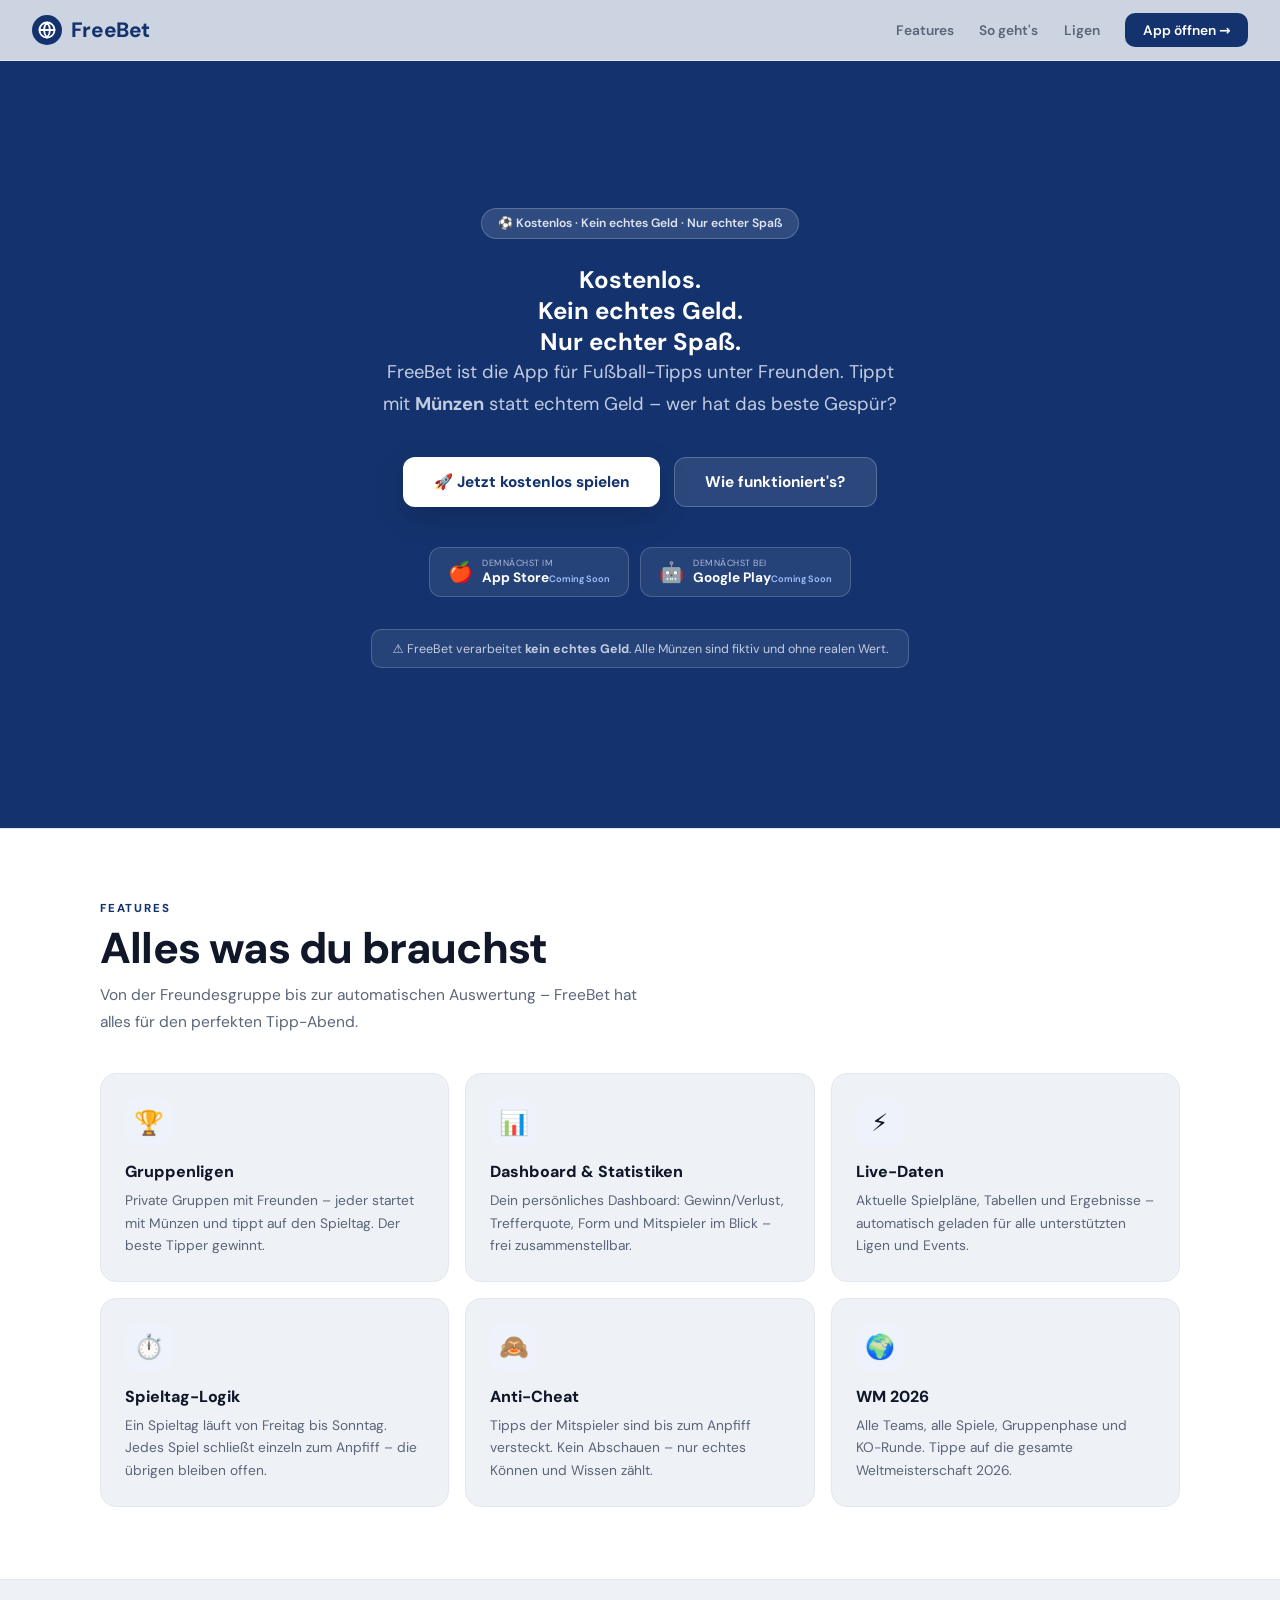
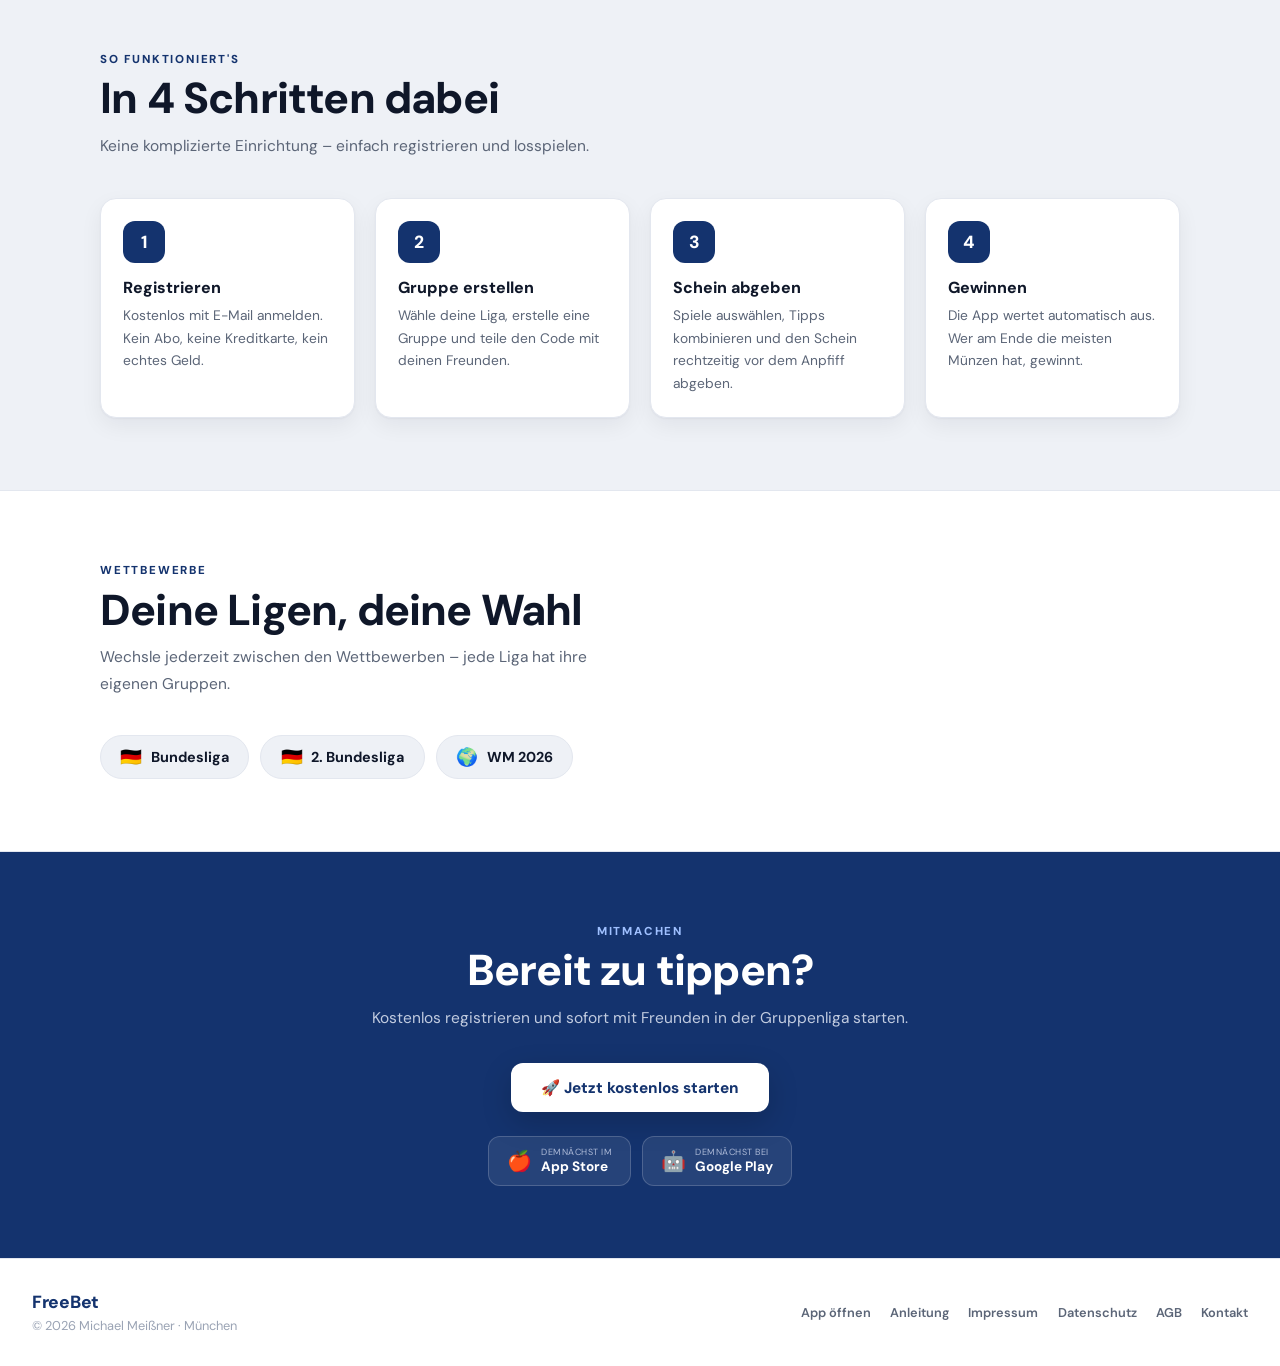
<file: index.html>
<!DOCTYPE html>
<html lang="de">
<head>
<meta charset="UTF-8">
<meta name="viewport" content="width=device-width, initial-scale=1.0">
<title>FreeBet – Tippe mit Freunden auf Fußball</title>
<meta name="description" content="FreeBet – die kostenlose App für Fußball-Tipps mit Freunden. Bundesliga, WM 2026 und mehr – mit Münzen statt echtem Geld.">
<link rel="stylesheet" href="fonts.css">
<style>
:root{
  --navy:#14336e; --navy-d:#0a1e47;
  --hero:#14336e;
  --bg:#eef1f6; --card:#fff; --line:#e3e7ef;
  --ink:#0f1729; --ink2:#5b6577; --ink3:#9aa3b4;
  --win:#16a34a; --loss:#dc2626; --tint:#eef3fb;
  --shadow:0 1px 2px rgba(15,23,41,.04),0 8px 22px rgba(15,23,41,.06);
}
*{margin:0;padding:0;box-sizing:border-box}
html{scroll-behavior:smooth}
body{background:var(--bg);color:var(--ink);font-family:'DM Sans',system-ui,sans-serif;overflow-x:hidden;-webkit-font-smoothing:antialiased}

/* NAV */
nav{position:fixed;top:0;left:0;right:0;z-index:200;display:flex;align-items:center;justify-content:space-between;padding:.8rem 2rem;background:rgba(238,241,246,.85);backdrop-filter:blur(16px);border-bottom:1px solid var(--line)}
.nav-logo{display:flex;align-items:center;gap:.55rem;font-weight:800;font-size:1.3rem;letter-spacing:-.4px;color:var(--navy);text-decoration:none}
.nav-logo .mk{width:30px;height:30px;border-radius:50%;background:var(--navy);display:flex;align-items:center;justify-content:center}
.nav-logo .mk svg{width:18px;height:18px}
.nav-links{display:flex;align-items:center;gap:1.6rem}
.nav-links a{font-size:.86rem;color:var(--ink2);text-decoration:none;font-weight:600;transition:.15s}
.nav-links a:hover{color:var(--navy)}
.nav-cta{background:var(--navy)!important;color:#fff!important;border-radius:10px;padding:.5rem 1.1rem;font-weight:700;transition:.2s}
.nav-cta:hover{transform:translateY(-1px);box-shadow:0 6px 16px rgba(20,51,110,.25)}
.hamburger{display:none;flex-direction:column;gap:4px;cursor:pointer;background:none;border:none;padding:4px}
.hamburger span{width:22px;height:2px;background:var(--navy);border-radius:2px}
.mobile-menu{display:none;position:fixed;top:54px;left:0;right:0;background:#fff;border-bottom:1px solid var(--line);padding:.85rem 1.5rem;flex-direction:column;gap:.4rem;z-index:199;box-shadow:var(--shadow)}
.mobile-menu.open{display:flex}
.mobile-menu a{font-size:.92rem;color:var(--ink2);text-decoration:none;padding:.55rem .25rem;font-weight:600;border-bottom:1px solid var(--line)}
.mobile-menu a:last-child{border-bottom:none;color:#fff;background:var(--navy);text-align:center;border-radius:10px;margin-top:.4rem}

/* SECTIONS */
section{padding:4.5rem 2rem}
.wrap{max-width:1080px;margin:0 auto}
.section-label{font-size:.72rem;text-transform:uppercase;letter-spacing:1.8px;color:var(--navy);font-weight:800;margin-bottom:.6rem}
.section-title{font-size:clamp(1.9rem,4.5vw,2.7rem);font-weight:800;letter-spacing:-.8px;line-height:1.05;margin-bottom:.7rem}
.section-sub{font-size:.97rem;color:var(--ink2);max-width:540px;line-height:1.7;margin-bottom:2.4rem}

/* HERO */
#hero{min-height:92vh;display:flex;align-items:center;justify-content:center;text-align:center;padding:7rem 1.5rem 4rem;position:relative;overflow:hidden;background:var(--hero);color:#fff}
#hero::after{content:"";position:absolute;inset:0;background:transparent}
.hero-inner{position:relative;z-index:1;max-width:760px}
.hero-badge{display:inline-flex;align-items:center;gap:.45rem;background:rgba(255,255,255,.12);border:1px solid rgba(255,255,255,.2);border-radius:100px;padding:.4rem 1rem;font-size:.76rem;font-weight:600;color:#dfe6f4;margin-bottom:1.6rem}
.hero h1{font-size:clamp(2.6rem,8vw,4.6rem);font-weight:900;letter-spacing:-1.5px;line-height:1;margin-bottom:1.1rem}
.hero h1 span{color:#9fc0ff}
.hero-sub{font-size:clamp(1rem,2.4vw,1.15rem);color:#c2cce0;max-width:520px;margin:0 auto 2.3rem;line-height:1.7}
.hero-btns{display:flex;gap:.85rem;flex-wrap:wrap;justify-content:center;margin-bottom:2.5rem}
.btn-primary{display:inline-flex;align-items:center;gap:.5rem;background:#fff;color:var(--navy);border:none;border-radius:12px;padding:.9rem 1.9rem;font-size:.96rem;font-weight:800;cursor:pointer;text-decoration:none;transition:.2s;box-shadow:0 10px 30px rgba(0,0,0,.18)}
.btn-primary:hover{transform:translateY(-2px)}
.btn-ghost{display:inline-flex;align-items:center;gap:.5rem;background:rgba(255,255,255,.1);color:#fff;border:1px solid rgba(255,255,255,.22);border-radius:12px;padding:.9rem 1.9rem;font-size:.96rem;font-weight:700;cursor:pointer;text-decoration:none;transition:.2s}
.btn-ghost:hover{background:rgba(255,255,255,.16)}
.store-row{display:flex;gap:.7rem;flex-wrap:wrap;justify-content:center}
.store-pill{display:inline-flex;align-items:center;gap:.6rem;background:rgba(255,255,255,.08);border:1px solid rgba(255,255,255,.18);border-radius:12px;padding:.6rem 1.1rem;text-decoration:none;color:#fff;transition:.15s}
.store-pill:hover{background:rgba(255,255,255,.14)}
.store-pill-icon{font-size:1.25rem}
.store-pill-text{text-align:left;line-height:1.15}
.store-pill-text .sup{display:block;font-size:.56rem;color:#aebbd8;text-transform:uppercase;letter-spacing:.5px}
.store-pill-text .name{font-size:.85rem;font-weight:700}
.store-pill-text .soon{font-size:.58rem;color:#9fc0ff;font-weight:600}
.disclaimer-bar{background:rgba(255,255,255,.08);border:1px solid rgba(255,255,255,.18);border-radius:10px;padding:.65rem 1.25rem;font-size:.78rem;color:#c2cce0;text-align:center;max-width:600px;margin:2rem auto 0}

/* FEATURES */
#features{background:#fff;border-top:1px solid var(--line);border-bottom:1px solid var(--line)}
.features-grid{display:grid;grid-template-columns:repeat(auto-fit,minmax(280px,1fr));gap:1rem}
.feat{background:var(--bg);border:1px solid var(--line);border-radius:16px;padding:1.5rem;transition:.2s}
.feat:hover{transform:translateY(-3px);box-shadow:var(--shadow)}
.feat-icon{width:48px;height:48px;border-radius:13px;background:var(--tint);display:flex;align-items:center;justify-content:center;font-size:1.5rem;margin-bottom:.95rem}
.feat-title{font-size:1rem;font-weight:800;margin-bottom:.4rem}
.feat-desc{font-size:.86rem;color:var(--ink2);line-height:1.65}

/* STEPS */
.steps-grid{display:grid;grid-template-columns:repeat(auto-fit,minmax(210px,1fr));gap:1.25rem}
.step{background:#fff;border:1px solid var(--line);border-radius:16px;padding:1.4rem;box-shadow:var(--shadow)}
.step-num{width:42px;height:42px;border-radius:12px;background:var(--navy);display:flex;align-items:center;justify-content:center;font-size:1.1rem;font-weight:800;color:#fff;margin-bottom:.9rem}
.step-title{font-size:1rem;font-weight:800;margin-bottom:.35rem}
.step-desc{font-size:.86rem;color:var(--ink2);line-height:1.65}

/* LIGEN */
#ligen{background:#fff;border-top:1px solid var(--line);border-bottom:1px solid var(--line)}
.league-pills{display:flex;flex-wrap:wrap;gap:.7rem}
.lp{display:flex;align-items:center;gap:.55rem;background:var(--bg);border:1px solid var(--line);border-radius:100px;padding:.6rem 1.2rem;font-size:.9rem;font-weight:700;color:var(--ink)}
.lp .em{font-size:1.1rem}

/* CTA */
#cta{text-align:center;background:var(--hero);color:#fff}
#cta .section-label{color:#9fc0ff}
#cta .section-sub{color:#c2cce0}

/* FOOTER */
footer{padding:2rem;display:flex;flex-wrap:wrap;gap:1rem;align-items:center;justify-content:space-between;background:#fff;border-top:1px solid var(--line);font-size:.8rem;color:var(--ink3)}
.footer-logo{font-weight:800;font-size:1.1rem;color:var(--navy);letter-spacing:-.3px}
.footer-links{display:flex;gap:1.2rem;flex-wrap:wrap}
.footer-links a{color:var(--ink2);text-decoration:none;font-weight:600}
.footer-links a:hover{color:var(--navy)}

@media(max-width:768px){
  nav{padding:.7rem 1.1rem}
  .nav-links{display:none}
  .hamburger{display:flex}
  section{padding:3.5rem 1.1rem}
  #hero{padding:6rem 1.1rem 3.5rem}
  .hero-btns{flex-direction:column;align-items:stretch}
  .btn-primary,.btn-ghost{justify-content:center}
  footer{flex-direction:column;align-items:flex-start;gap:.75rem}
}
</style>
</head>
<body>

<!-- NAV -->
<nav>
  <a class="nav-logo" href="#hero">
    <span class="mk"><svg viewBox="0 0 24 24" fill="none" stroke="#fff" stroke-width="2.4" stroke-linecap="round" stroke-linejoin="round"><circle cx="12" cy="12" r="10"/><path d="M12 2a15 15 0 0 1 4 10 15 15 0 0 1-4 10 15 15 0 0 1-4-10 15 15 0 0 1 4-10z"/><path d="M2 12h20"/></svg></span>
    FreeBet
  </a>
  <div class="nav-links">
    <a href="#features">Features</a>
    <a href="#so-gehts">So geht's</a>
    <a href="#ligen">Ligen</a>
    <a href="https://freebet-pro.de/" class="nav-cta">App öffnen →</a>
  </div>
  <button class="hamburger" onclick="toggleMenu()" aria-label="Menü"><span></span><span></span><span></span></button>
</nav>
<div class="mobile-menu" id="mobileMenu">
  <a href="#features" onclick="toggleMenu()">Features</a>
  <a href="#so-gehts" onclick="toggleMenu()">So geht's</a>
  <a href="#ligen" onclick="toggleMenu()">Ligen</a>
  <a href="https://freebet-pro.de/" onclick="toggleMenu()">App öffnen →</a>
</div>

<!-- HERO -->
<section id="hero">
  <div class="hero-inner">
    <div class="hero-badge">⚽ Kostenlos · Kein echtes Geld · Nur echter Spaß</div>
    <h1>Kostenlos.<br><span>Kein echtes Geld.</span><br>Nur echter Spaß.</h1>
    <p class="hero-sub">FreeBet ist die App für Fußball-Tipps unter Freunden. Tippt mit <strong>Münzen</strong> statt echtem Geld – wer hat das beste Gespür?</p>
    <div class="hero-btns">
      <a href="https://freebet-pro.de/" class="btn-primary">🚀 Jetzt kostenlos spielen</a>
      <a href="#so-gehts" class="btn-ghost">Wie funktioniert's?</a>
    </div>
    <div class="store-row">
      <a href="#" class="store-pill"><span class="store-pill-icon">🍎</span><span class="store-pill-text"><span class="sup">Demnächst im</span><span class="name">App Store</span><span class="soon">Coming Soon</span></span></a>
      <a href="#" class="store-pill"><span class="store-pill-icon">🤖</span><span class="store-pill-text"><span class="sup">Demnächst bei</span><span class="name">Google Play</span><span class="soon">Coming Soon</span></span></a>
    </div>
    <div class="disclaimer-bar">⚠️ FreeBet verarbeitet <strong>kein echtes Geld</strong>. Alle Münzen sind fiktiv und ohne realen Wert.</div>
  </div>
</section>

<!-- FEATURES -->
<section id="features">
  <div class="wrap">
    <div class="section-label">Features</div>
    <div class="section-title">Alles was du brauchst</div>
    <div class="section-sub">Von der Freundesgruppe bis zur automatischen Auswertung – FreeBet hat alles für den perfekten Tipp-Abend.</div>
    <div class="features-grid">
      <div class="feat"><div class="feat-icon">🏆</div><div class="feat-title">Gruppenligen</div><div class="feat-desc">Private Gruppen mit Freunden – jeder startet mit Münzen und tippt auf den Spieltag. Der beste Tipper gewinnt.</div></div>
      <div class="feat"><div class="feat-icon">📊</div><div class="feat-title">Dashboard &amp; Statistiken</div><div class="feat-desc">Dein persönliches Dashboard: Gewinn/Verlust, Trefferquote, Form und Mitspieler im Blick – frei zusammenstellbar.</div></div>
      <div class="feat"><div class="feat-icon">⚡</div><div class="feat-title">Live-Daten</div><div class="feat-desc">Aktuelle Spielpläne, Tabellen und Ergebnisse – automatisch geladen für alle unterstützten Ligen und Events.</div></div>
      <div class="feat"><div class="feat-icon">⏱️</div><div class="feat-title">Spieltag-Logik</div><div class="feat-desc">Ein Spieltag läuft von Freitag bis Sonntag. Jedes Spiel schließt einzeln zum Anpfiff – die übrigen bleiben offen.</div></div>
      <div class="feat"><div class="feat-icon">🙈</div><div class="feat-title">Anti-Cheat</div><div class="feat-desc">Tipps der Mitspieler sind bis zum Anpfiff versteckt. Kein Abschauen – nur echtes Können und Wissen zählt.</div></div>
      <div class="feat"><div class="feat-icon">🌍</div><div class="feat-title">WM 2026</div><div class="feat-desc">Alle Teams, alle Spiele, Gruppenphase und KO-Runde. Tippe auf die gesamte Weltmeisterschaft 2026.</div></div>
    </div>
  </div>
</section>

<!-- HOW IT WORKS -->
<section id="so-gehts">
  <div class="wrap">
    <div class="section-label">So funktioniert's</div>
    <div class="section-title">In 4 Schritten dabei</div>
    <div class="section-sub">Keine komplizierte Einrichtung – einfach registrieren und losspielen.</div>
    <div class="steps-grid">
      <div class="step"><div class="step-num">1</div><div class="step-title">Registrieren</div><div class="step-desc">Kostenlos mit E-Mail anmelden. Kein Abo, keine Kreditkarte, kein echtes Geld.</div></div>
      <div class="step"><div class="step-num">2</div><div class="step-title">Gruppe erstellen</div><div class="step-desc">Wähle deine Liga, erstelle eine Gruppe und teile den Code mit deinen Freunden.</div></div>
      <div class="step"><div class="step-num">3</div><div class="step-title">Schein abgeben</div><div class="step-desc">Spiele auswählen, Tipps kombinieren und den Schein rechtzeitig vor dem Anpfiff abgeben.</div></div>
      <div class="step"><div class="step-num">4</div><div class="step-title">Gewinnen</div><div class="step-desc">Die App wertet automatisch aus. Wer am Ende die meisten Münzen hat, gewinnt.</div></div>
    </div>
  </div>
</section>

<!-- LIGEN -->
<section id="ligen">
  <div class="wrap">
    <div class="section-label">Wettbewerbe</div>
    <div class="section-title">Deine Ligen, deine Wahl</div>
    <div class="section-sub">Wechsle jederzeit zwischen den Wettbewerben – jede Liga hat ihre eigenen Gruppen.</div>
    <div class="league-pills">
      <div class="lp"><span class="em">🇩🇪</span>Bundesliga</div>
      <div class="lp"><span class="em">🇩🇪</span>2. Bundesliga</div>
      <div class="lp"><span class="em">🌍</span>WM 2026</div>
      <!-- <div class="lp"><span class="em">🌐</span>Alle Events</div> -->
    </div>
  </div>
</section>

<!-- CTA -->
<section id="cta">
  <div class="wrap" style="max-width:600px;text-align:center">
    <div class="section-label">Mitmachen</div>
    <div class="section-title">Bereit zu tippen?</div>
    <p class="section-sub" style="margin:0 auto 2rem">Kostenlos registrieren und sofort mit Freunden in der Gruppenliga starten.</p>
    <a href="https://freebet-pro.de/" class="btn-primary">🚀 Jetzt kostenlos starten</a>
    <div class="store-row" style="margin-top:1.5rem">
      <a href="#" class="store-pill"><span class="store-pill-icon">🍎</span><span class="store-pill-text"><span class="sup">Demnächst im</span><span class="name">App Store</span></span></a>
      <a href="#" class="store-pill"><span class="store-pill-icon">🤖</span><span class="store-pill-text"><span class="sup">Demnächst bei</span><span class="name">Google Play</span></span></a>
    </div>
  </div>
</section>

<!-- FOOTER -->
<footer>
  <div>
    <div class="footer-logo">FreeBet</div>
    <div style="margin-top:.25rem">© 2026 Michael Meißner · München</div>
  </div>
  <div class="footer-links">
    <a href="https://freebet-pro.de/">App öffnen</a>
    <a href="anleitung.html">Anleitung</a>
    <a href="impressum.html">Impressum</a>
    <a href="datenschutz.html">Datenschutz</a>
    <a href="agb.html">AGB</a>
    <a href="mailto:info@freebet-pro.de">Kontakt</a>
  </div>
</footer>

<script>
function toggleMenu(){ document.getElementById('mobileMenu').classList.toggle('open'); }
window.addEventListener('scroll',function(){ document.getElementById('mobileMenu').classList.remove('open'); });
</script>
</body>
</html>
</file>
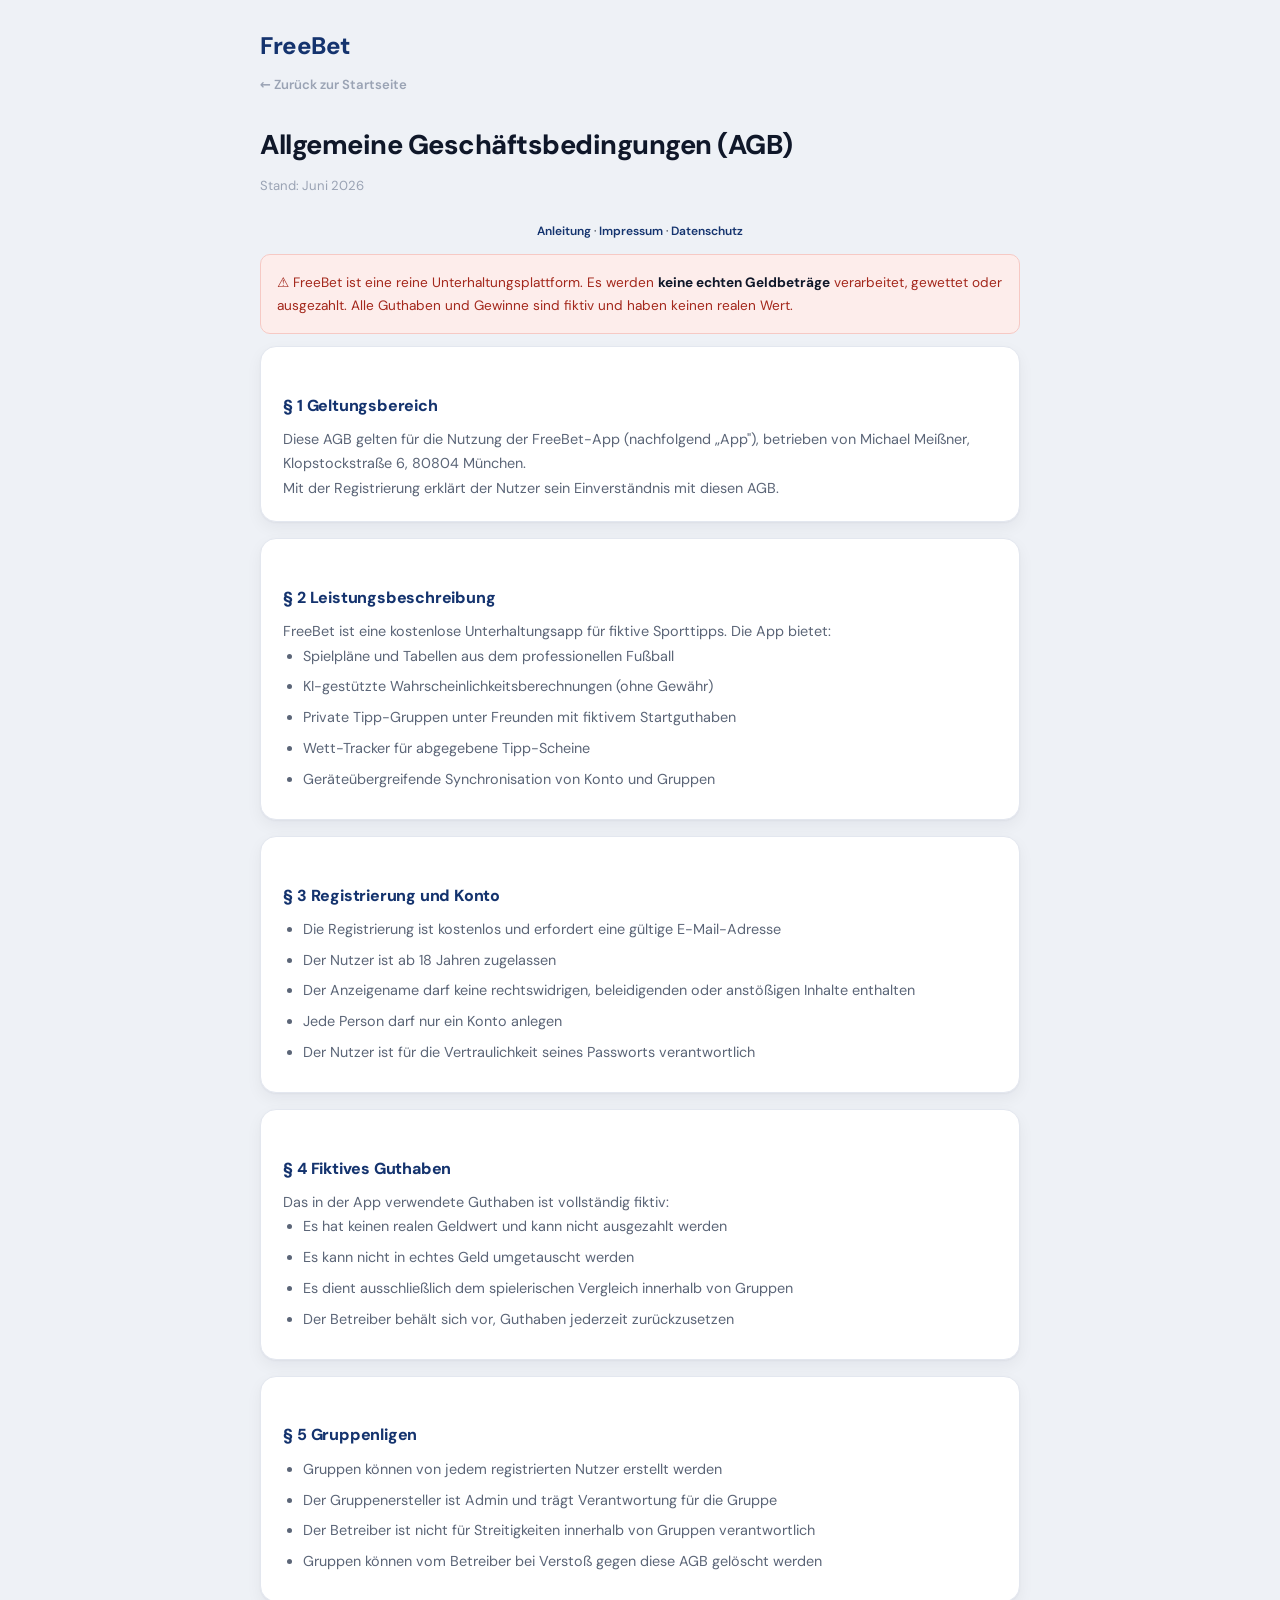
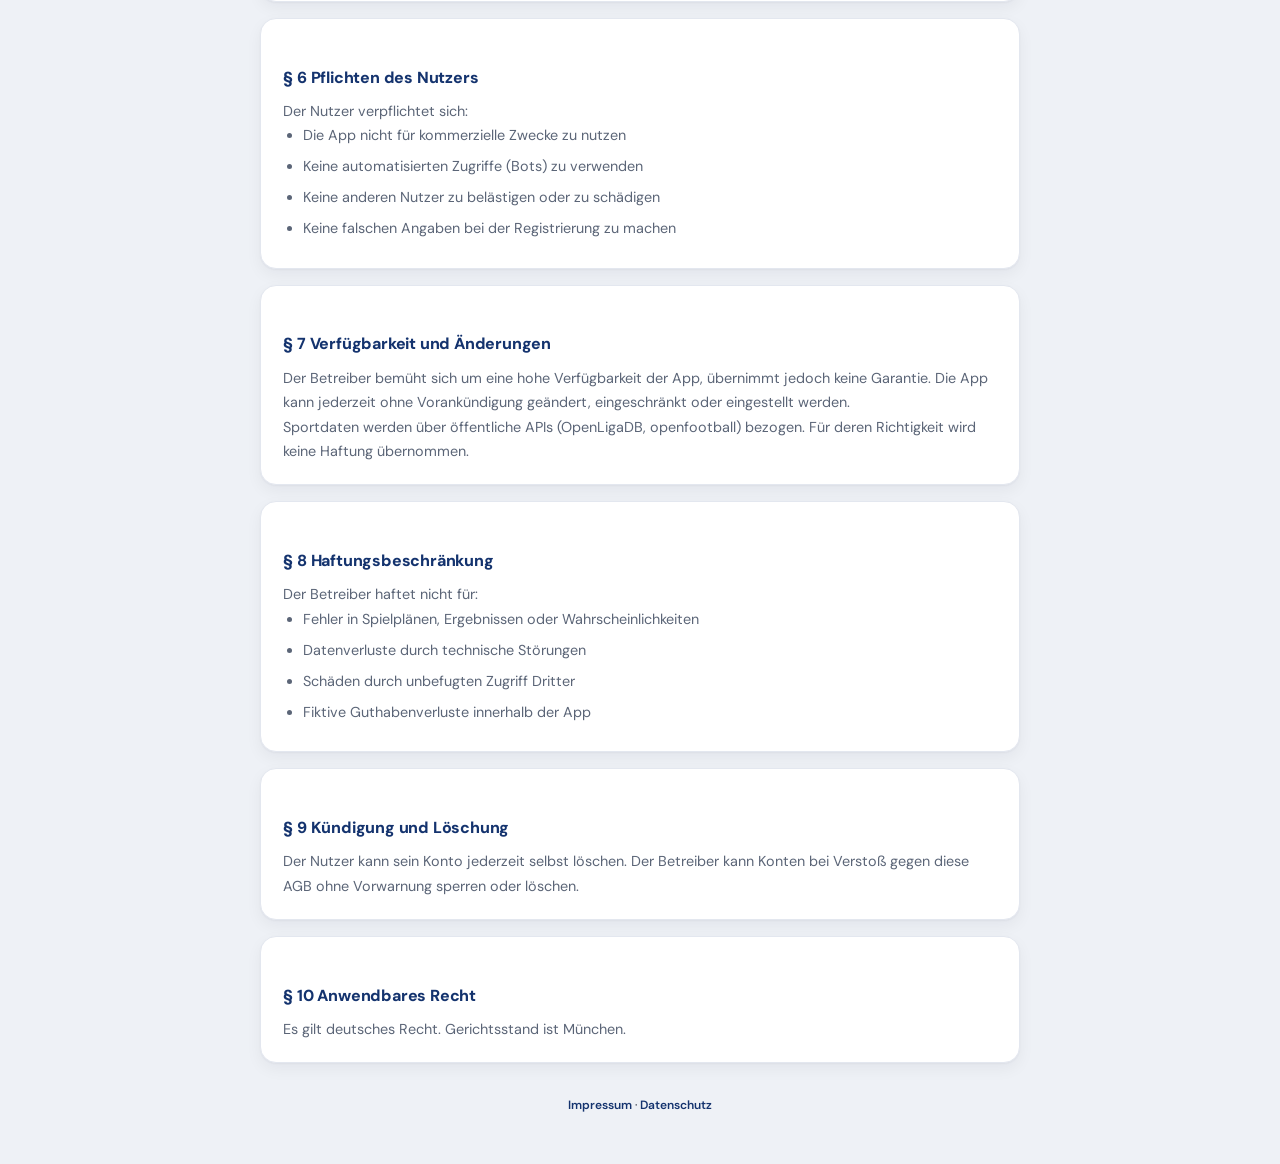
<file: agb.html>
<!DOCTYPE html>
<html lang="de">
<head>
<meta charset="UTF-8">
<meta name="viewport" content="width=device-width, initial-scale=1.0">
<title>AGB – FreeBet</title>
<style>
:root{--navy:#14336e;--bg:#eef1f6;--card:#fff;--line:#e3e7ef;--ink:#0f1729;--ink2:#5b6577;--ink3:#9aa3b4;--win:#16a34a;--loss:#dc2626;--tint:#eef3fb;--shadow:0 1px 2px rgba(15,23,41,.04),0 6px 16px rgba(15,23,41,.05)}
*{margin:0;padding:0;box-sizing:border-box}
body{background:var(--bg);color:var(--ink);font-family:'DM Sans',system-ui,sans-serif;line-height:1.7;padding:1.6rem 1rem 3rem;-webkit-font-smoothing:antialiased}
.wrap{max-width:760px;margin:0 auto}
.logo{font-weight:800;font-size:1.5rem;letter-spacing:-.5px;color:var(--navy);margin-bottom:.25rem}
.back{display:inline-block;color:var(--ink3);font-size:.82rem;text-decoration:none;margin-bottom:1.6rem;font-weight:600}
.back:hover{color:var(--navy)}
h1{font-size:1.7rem;font-weight:800;letter-spacing:-.5px;margin-bottom:.4rem}
.updated{font-size:.82rem;color:var(--ink3);margin-bottom:1.4rem}
.lead{color:var(--ink2);font-size:.97rem;margin-bottom:1.5rem;line-height:1.7}
h2{font-size:1rem;font-weight:800;color:var(--navy);margin:1.5rem 0 .5rem;letter-spacing:-.2px;text-transform:none}
h3{font-size:.92rem;font-weight:700;color:var(--ink);margin:1rem 0 .35rem}
p,address,li{font-size:.9rem;color:var(--ink2);font-style:normal}
a{color:var(--navy);text-decoration:none;font-weight:600}
a:hover{text-decoration:underline}
.card{background:var(--card);border:1px solid var(--line);border-radius:16px;padding:1.3rem 1.4rem;margin-bottom:1rem;box-shadow:var(--shadow)}
ul,ol{padding-left:1.2rem}
li{margin-bottom:.4rem}
strong{color:var(--ink)}
.notice{background:var(--tint);border:1px solid #d8e3f5;border-radius:12px;padding:1rem 1.1rem;font-size:.84rem;color:#2a4a83;margin-top:2rem}
.important{background:#fdedeb;border:1px solid #f6c9c4;border-radius:10px;padding:1rem;font-size:.85rem;color:#a3271b;margin:.75rem 0}
.highlight{background:var(--tint);border-left:3px solid var(--navy);padding:.75rem 1rem;border-radius:0 8px 8px 0;margin:.75rem 0;font-size:.86rem;color:#2a4a83}
.toc{background:var(--card);border:1px solid var(--line);border-radius:14px;padding:1.1rem 1.3rem;margin-bottom:1.4rem;box-shadow:var(--shadow)}
.toc a{display:block;color:var(--ink2);font-size:.88rem;padding:.2rem 0;font-weight:600}
.toc a:hover{color:var(--navy);text-decoration:none}
.pill{display:inline-block;background:var(--tint);border:1px solid #d8e3f5;color:var(--navy);border-radius:7px;padding:.05rem .5rem;font-size:.82rem;font-weight:700;margin:.1rem .15rem}
table{width:100%;border-collapse:collapse;margin:.5rem 0 .8rem;font-size:.86rem}
th,td{text-align:left;padding:.5rem .55rem;border-bottom:1px solid var(--line);color:var(--ink2);vertical-align:top}
th{color:var(--ink);font-weight:700}
.note{background:var(--tint);border:1px solid #d8e3f5;border-radius:10px;padding:.9rem 1rem;font-size:.86rem;color:#2a4a83;margin:.6rem 0}
.warn{background:#fff6e6;border:1px solid #ffe2a8;border-radius:10px;padding:1rem;font-size:.86rem;color:#8a5a00;margin-top:1.5rem}
.win{color:var(--win);font-weight:700}.loss{color:var(--loss);font-weight:700}
.step{display:flex;gap:.7rem;margin-bottom:.7rem}
.step .n{flex-shrink:0;width:26px;height:26px;border-radius:50%;background:var(--navy);color:#fff;font-weight:800;font-size:.82rem;display:flex;align-items:center;justify-content:center}
.step .t{font-size:.9rem;color:var(--ink2)}
</style>
<link rel="stylesheet" href="fonts.css">
</head>
<body>
<div class="wrap">
  <div class="logo">FreeBet</div>
  <a class="back" href="index.html">← Zurück zur Startseite</a>

  <h1>Allgemeine Geschäftsbedingungen (AGB)</h1>
  <p class="updated">Stand: Juni 2026</p>
  <p style="margin-top:1.5rem;font-size:.75rem;color:var(--tx3);text-align:center"><a href="anleitung.html">Anleitung</a> · <a href="impressum.html">Impressum</a> · <a href="datenschutz.html">Datenschutz</a></p>

  <div class="important">
    ⚠️ FreeBet ist eine reine Unterhaltungsplattform. Es werden <strong>keine echten Geldbeträge</strong> verarbeitet, gewettet oder ausgezahlt. Alle Guthaben und Gewinne sind fiktiv und haben keinen realen Wert.
  </div>

  <div class="card">
    <h2>§ 1 Geltungsbereich</h2>
    <p>Diese AGB gelten für die Nutzung der FreeBet-App (nachfolgend „App"), betrieben von Michael Meißner, Klopstockstraße 6, 80804 München.</p>
    <p>Mit der Registrierung erklärt der Nutzer sein Einverständnis mit diesen AGB.</p>
  </div>

  <div class="card">
    <h2>§ 2 Leistungsbeschreibung</h2>
    <p>FreeBet ist eine kostenlose Unterhaltungsapp für fiktive Sporttipps. Die App bietet:</p>
    <ul>
      <li>Spielpläne und Tabellen aus dem professionellen Fußball</li>
      <li>KI-gestützte Wahrscheinlichkeitsberechnungen (ohne Gewähr)</li>
      <li>Private Tipp-Gruppen unter Freunden mit fiktivem Startguthaben</li>
      <li>Wett-Tracker für abgegebene Tipp-Scheine</li>
      <li>Geräteübergreifende Synchronisation von Konto und Gruppen</li>
    </ul>
  </div>

  <div class="card">
    <h2>§ 3 Registrierung und Konto</h2>
    <ul>
      <li>Die Registrierung ist kostenlos und erfordert eine gültige E-Mail-Adresse</li>
      <li>Der Nutzer ist ab 18 Jahren zugelassen</li>
      <li>Der Anzeigename darf keine rechtswidrigen, beleidigenden oder anstößigen Inhalte enthalten</li>
      <li>Jede Person darf nur ein Konto anlegen</li>
      <li>Der Nutzer ist für die Vertraulichkeit seines Passworts verantwortlich</li>
    </ul>
  </div>

  <div class="card">
    <h2>§ 4 Fiktives Guthaben</h2>
    <p>Das in der App verwendete Guthaben ist vollständig fiktiv:</p>
    <ul>
      <li>Es hat keinen realen Geldwert und kann nicht ausgezahlt werden</li>
      <li>Es kann nicht in echtes Geld umgetauscht werden</li>
      <li>Es dient ausschließlich dem spielerischen Vergleich innerhalb von Gruppen</li>
      <li>Der Betreiber behält sich vor, Guthaben jederzeit zurückzusetzen</li>
    </ul>
  </div>

  <div class="card">
    <h2>§ 5 Gruppenligen</h2>
    <ul>
      <li>Gruppen können von jedem registrierten Nutzer erstellt werden</li>
      <li>Der Gruppenersteller ist Admin und trägt Verantwortung für die Gruppe</li>
      <li>Der Betreiber ist nicht für Streitigkeiten innerhalb von Gruppen verantwortlich</li>
      <li>Gruppen können vom Betreiber bei Verstoß gegen diese AGB gelöscht werden</li>
    </ul>
  </div>

  <div class="card">
    <h2>§ 6 Pflichten des Nutzers</h2>
    <p>Der Nutzer verpflichtet sich:</p>
    <ul>
      <li>Die App nicht für kommerzielle Zwecke zu nutzen</li>
      <li>Keine automatisierten Zugriffe (Bots) zu verwenden</li>
      <li>Keine anderen Nutzer zu belästigen oder zu schädigen</li>
      <li>Keine falschen Angaben bei der Registrierung zu machen</li>
    </ul>
  </div>

  <div class="card">
    <h2>§ 7 Verfügbarkeit und Änderungen</h2>
    <p>Der Betreiber bemüht sich um eine hohe Verfügbarkeit der App, übernimmt jedoch keine Garantie. Die App kann jederzeit ohne Vorankündigung geändert, eingeschränkt oder eingestellt werden.</p>
    <p>Sportdaten werden über öffentliche APIs (OpenLigaDB, openfootball) bezogen. Für deren Richtigkeit wird keine Haftung übernommen.</p>
  </div>

  <div class="card">
    <h2>§ 8 Haftungsbeschränkung</h2>
    <p>Der Betreiber haftet nicht für:</p>
    <ul>
      <li>Fehler in Spielplänen, Ergebnissen oder Wahrscheinlichkeiten</li>
      <li>Datenverluste durch technische Störungen</li>
      <li>Schäden durch unbefugten Zugriff Dritter</li>
      <li>Fiktive Guthabenverluste innerhalb der App</li>
    </ul>
  </div>

  <div class="card">
    <h2>§ 9 Kündigung und Löschung</h2>
    <p>Der Nutzer kann sein Konto jederzeit selbst löschen. Der Betreiber kann Konten bei Verstoß gegen diese AGB ohne Vorwarnung sperren oder löschen.</p>
  </div>

  <div class="card">
    <h2>§ 10 Anwendbares Recht</h2>
    <p>Es gilt deutsches Recht. Gerichtsstand ist München.</p>
  </div>

  <p style="margin-top:2rem;font-size:.75rem;color:var(--tx3);text-align:center">
    <a href="impressum.html">Impressum</a> · <a href="datenschutz.html">Datenschutz</a>
  </p>
</div>
</body>
</html>
</file>
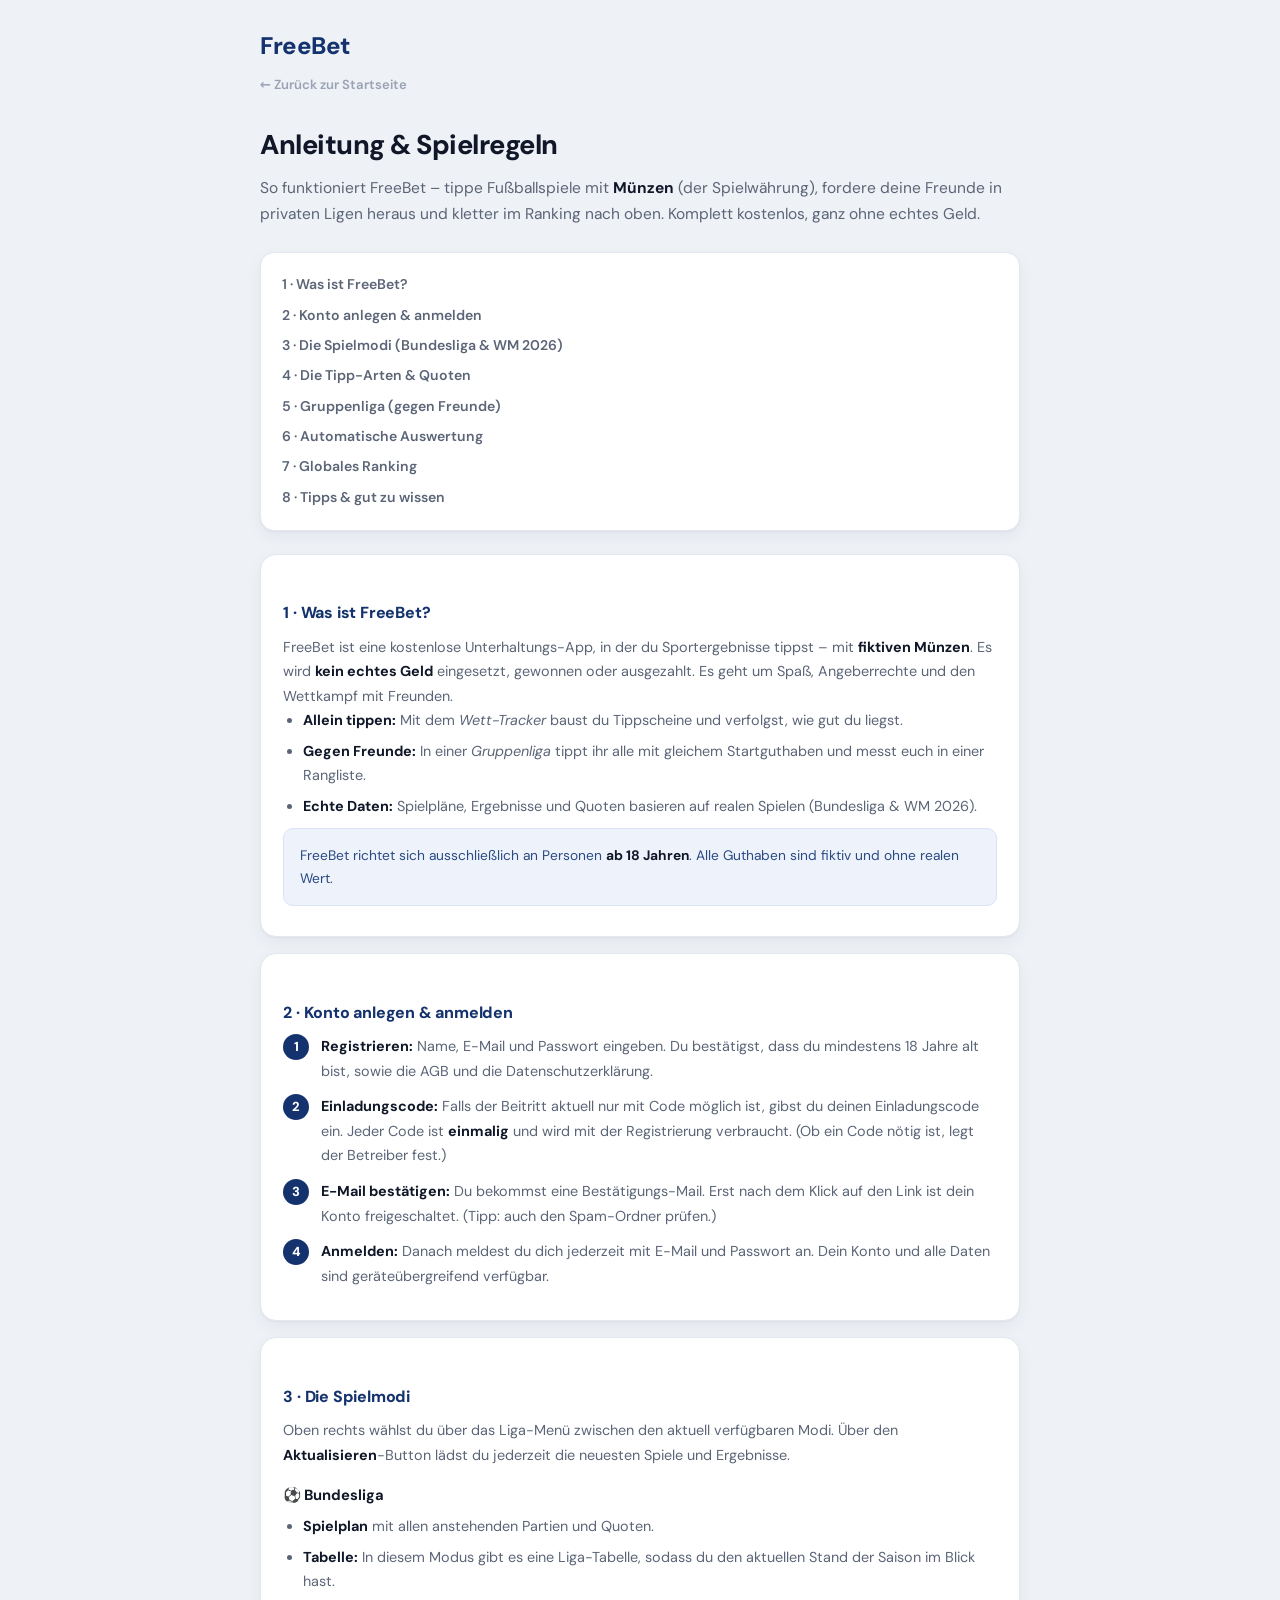
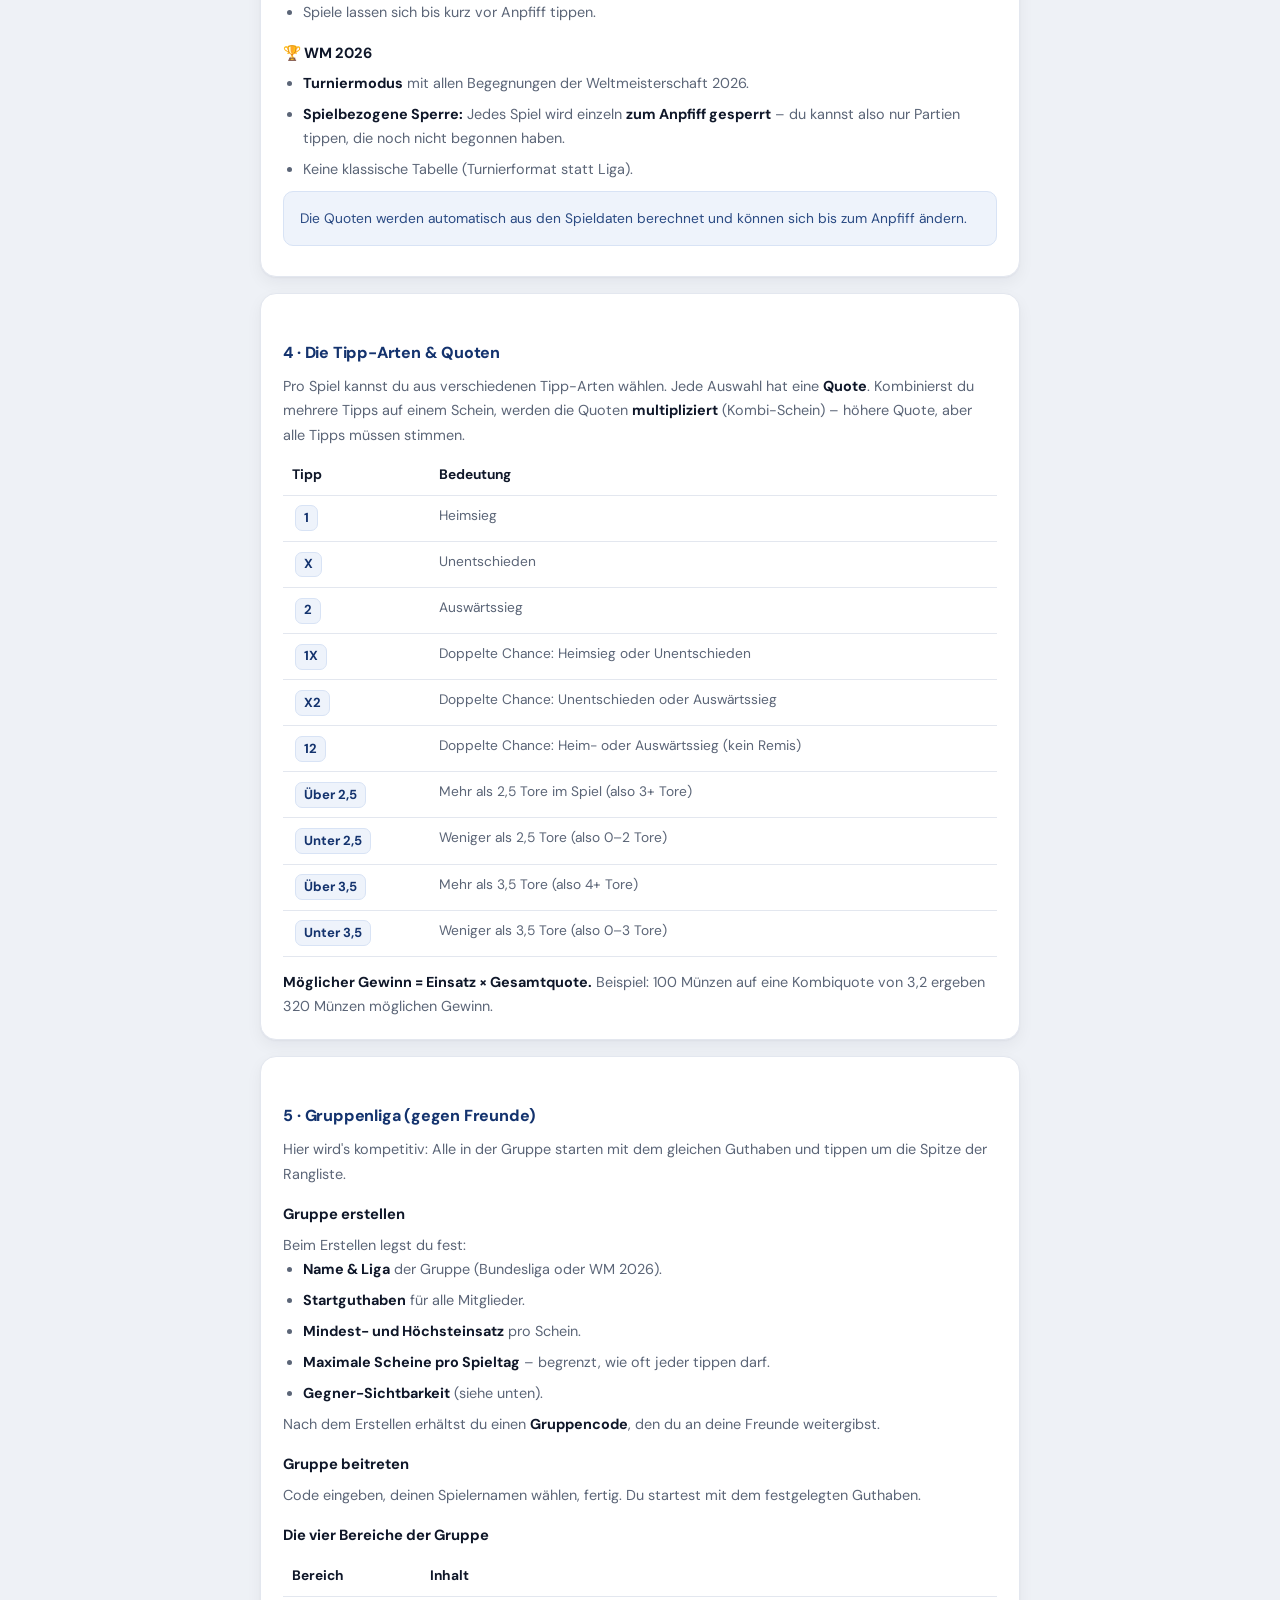
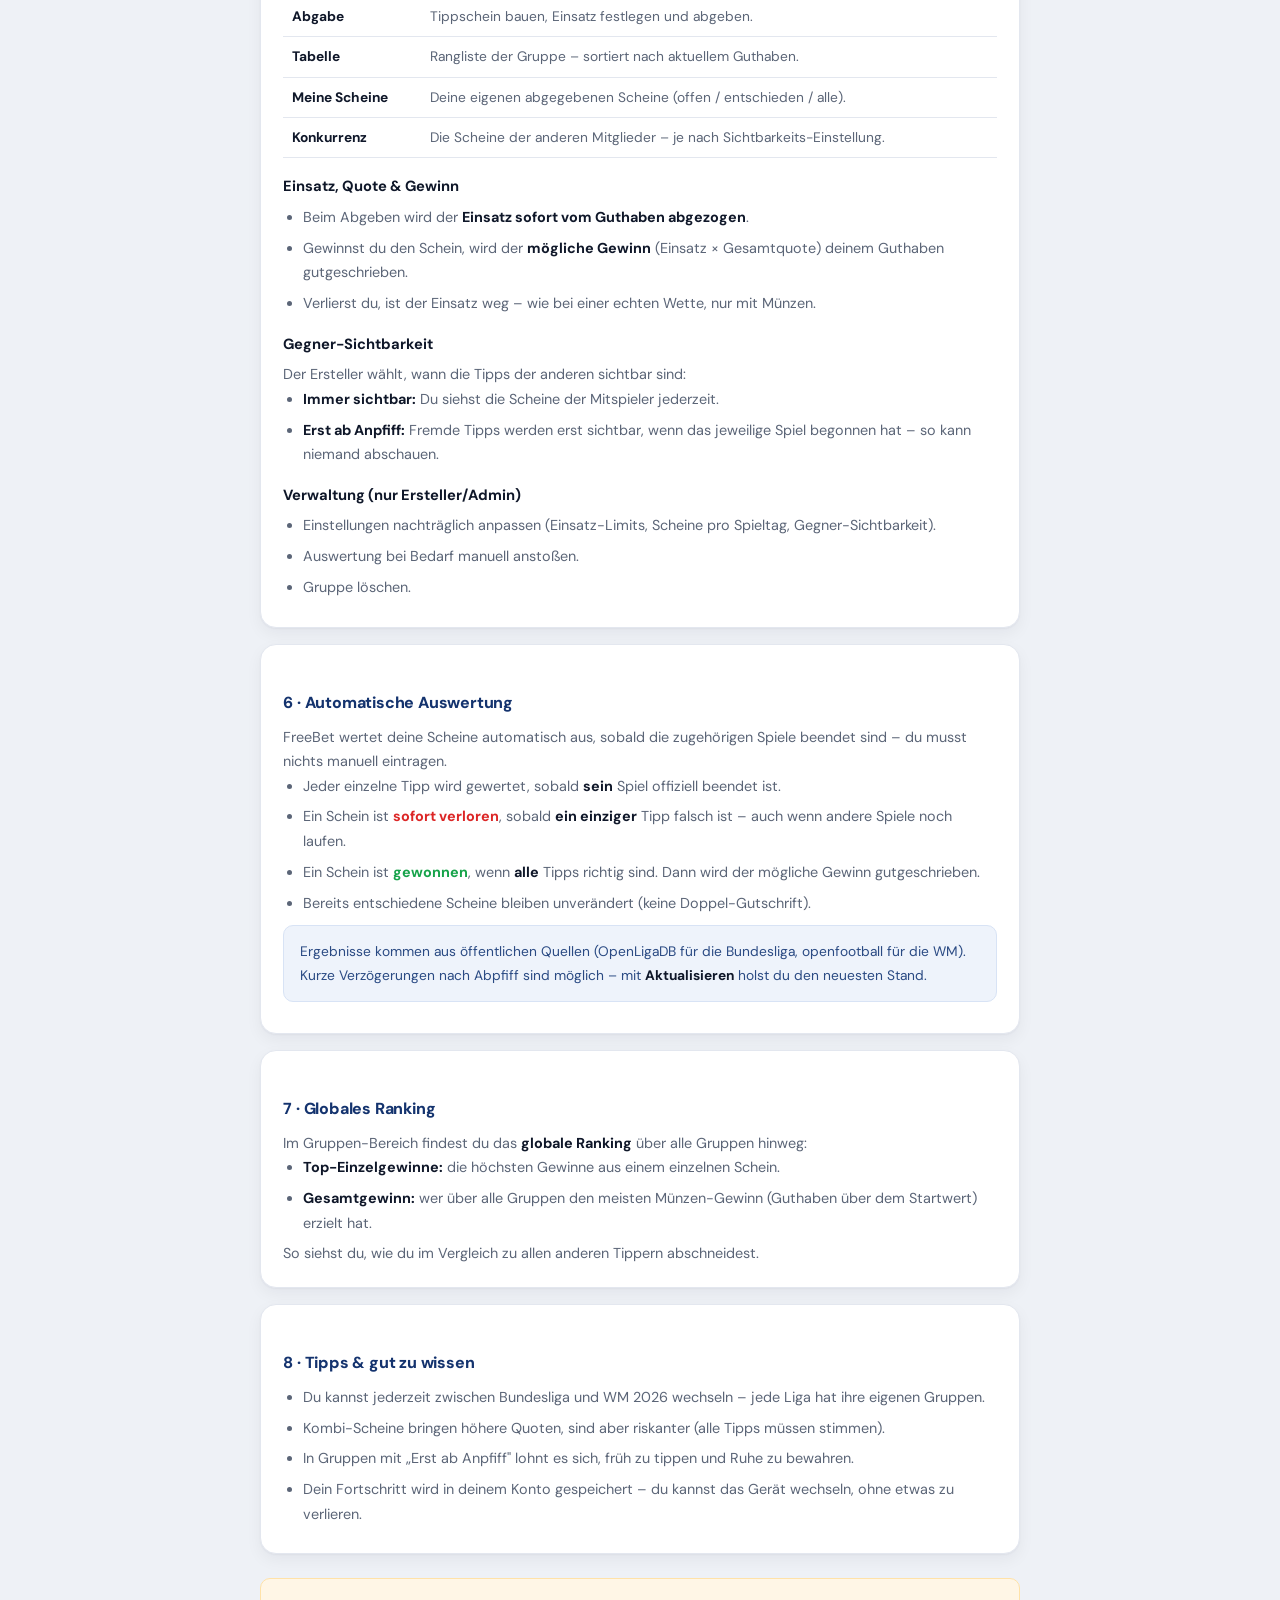
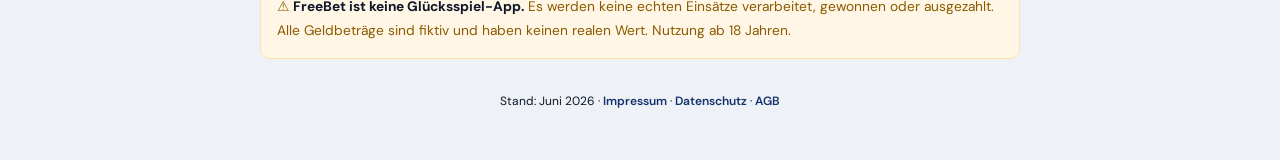
<file: anleitung.html>
<!DOCTYPE html>
<html lang="de">
<head>
<meta charset="UTF-8">
<meta name="viewport" content="width=device-width, initial-scale=1.0">
<title>Anleitung &amp; Spielregeln – FreeBet</title>
<style>
:root{--navy:#14336e;--bg:#eef1f6;--card:#fff;--line:#e3e7ef;--ink:#0f1729;--ink2:#5b6577;--ink3:#9aa3b4;--win:#16a34a;--loss:#dc2626;--tint:#eef3fb;--shadow:0 1px 2px rgba(15,23,41,.04),0 6px 16px rgba(15,23,41,.05)}
*{margin:0;padding:0;box-sizing:border-box}
body{background:var(--bg);color:var(--ink);font-family:'DM Sans',system-ui,sans-serif;line-height:1.7;padding:1.6rem 1rem 3rem;-webkit-font-smoothing:antialiased}
.wrap{max-width:760px;margin:0 auto}
.logo{font-weight:800;font-size:1.5rem;letter-spacing:-.5px;color:var(--navy);margin-bottom:.25rem}
.back{display:inline-block;color:var(--ink3);font-size:.82rem;text-decoration:none;margin-bottom:1.6rem;font-weight:600}
.back:hover{color:var(--navy)}
h1{font-size:1.7rem;font-weight:800;letter-spacing:-.5px;margin-bottom:.4rem}
.updated{font-size:.82rem;color:var(--ink3);margin-bottom:1.4rem}
.lead{color:var(--ink2);font-size:.97rem;margin-bottom:1.5rem;line-height:1.7}
h2{font-size:1rem;font-weight:800;color:var(--navy);margin:1.5rem 0 .5rem;letter-spacing:-.2px;text-transform:none}
h3{font-size:.92rem;font-weight:700;color:var(--ink);margin:1rem 0 .35rem}
p,address,li{font-size:.9rem;color:var(--ink2);font-style:normal}
a{color:var(--navy);text-decoration:none;font-weight:600}
a:hover{text-decoration:underline}
.card{background:var(--card);border:1px solid var(--line);border-radius:16px;padding:1.3rem 1.4rem;margin-bottom:1rem;box-shadow:var(--shadow)}
ul,ol{padding-left:1.2rem}
li{margin-bottom:.4rem}
strong{color:var(--ink)}
.notice{background:var(--tint);border:1px solid #d8e3f5;border-radius:12px;padding:1rem 1.1rem;font-size:.84rem;color:#2a4a83;margin-top:2rem}
.important{background:#fdedeb;border:1px solid #f6c9c4;border-radius:10px;padding:1rem;font-size:.85rem;color:#a3271b;margin:.75rem 0}
.highlight{background:var(--tint);border-left:3px solid var(--navy);padding:.75rem 1rem;border-radius:0 8px 8px 0;margin:.75rem 0;font-size:.86rem;color:#2a4a83}
.toc{background:var(--card);border:1px solid var(--line);border-radius:14px;padding:1.1rem 1.3rem;margin-bottom:1.4rem;box-shadow:var(--shadow)}
.toc a{display:block;color:var(--ink2);font-size:.88rem;padding:.2rem 0;font-weight:600}
.toc a:hover{color:var(--navy);text-decoration:none}
.pill{display:inline-block;background:var(--tint);border:1px solid #d8e3f5;color:var(--navy);border-radius:7px;padding:.05rem .5rem;font-size:.82rem;font-weight:700;margin:.1rem .15rem}
table{width:100%;border-collapse:collapse;margin:.5rem 0 .8rem;font-size:.86rem}
th,td{text-align:left;padding:.5rem .55rem;border-bottom:1px solid var(--line);color:var(--ink2);vertical-align:top}
th{color:var(--ink);font-weight:700}
.note{background:var(--tint);border:1px solid #d8e3f5;border-radius:10px;padding:.9rem 1rem;font-size:.86rem;color:#2a4a83;margin:.6rem 0}
.warn{background:#fff6e6;border:1px solid #ffe2a8;border-radius:10px;padding:1rem;font-size:.86rem;color:#8a5a00;margin-top:1.5rem}
.win{color:var(--win);font-weight:700}.loss{color:var(--loss);font-weight:700}
.step{display:flex;gap:.7rem;margin-bottom:.7rem}
.step .n{flex-shrink:0;width:26px;height:26px;border-radius:50%;background:var(--navy);color:#fff;font-weight:800;font-size:.82rem;display:flex;align-items:center;justify-content:center}
.step .t{font-size:.9rem;color:var(--ink2)}
</style>
<link rel="stylesheet" href="fonts.css">
</head>
<body>
<div class="wrap">
  <div class="logo">FreeBet</div>
  <a class="back" href="index.html">← Zurück zur Startseite</a>

  <h1>Anleitung &amp; Spielregeln</h1>
  <p class="lead">So funktioniert FreeBet – tippe Fußballspiele mit <strong>Münzen</strong> (der Spielwährung), fordere deine Freunde in privaten Ligen heraus und kletter im Ranking nach oben. Komplett kostenlos, ganz ohne echtes Geld.</p>

  <div class="toc">
    <a href="#was">1 · Was ist FreeBet?</a>
    <a href="#start">2 · Konto anlegen &amp; anmelden</a>
    <a href="#ligen">3 · Die Spielmodi (Bundesliga &amp; WM 2026)</a>
    <a href="#tipps">4 · Die Tipp-Arten &amp; Quoten</a>
    <a href="#gruppen">5 · Gruppenliga (gegen Freunde)</a>
    <a href="#auswertung">6 · Automatische Auswertung</a>
    <a href="#ranking">7 · Globales Ranking</a>
    <a href="#tipps2">8 · Tipps &amp; gut zu wissen</a>
  </div>

  <div class="card" id="was">
    <h2>1 · Was ist FreeBet?</h2>
    <p>FreeBet ist eine kostenlose Unterhaltungs-App, in der du Sportergebnisse tippst – mit <strong>fiktiven Münzen</strong>. Es wird <strong>kein echtes Geld</strong> eingesetzt, gewonnen oder ausgezahlt. Es geht um Spaß, Angeberrechte und den Wettkampf mit Freunden.</p>
    <ul>
      <li><strong>Allein tippen:</strong> Mit dem <em>Wett-Tracker</em> baust du Tippscheine und verfolgst, wie gut du liegst.</li>
      <li><strong>Gegen Freunde:</strong> In einer <em>Gruppenliga</em> tippt ihr alle mit gleichem Startguthaben und messt euch in einer Rangliste.</li>
      <li><strong>Echte Daten:</strong> Spielpläne, Ergebnisse und Quoten basieren auf realen Spielen (Bundesliga &amp; WM 2026).</li>
    </ul>
    <div class="note">FreeBet richtet sich ausschließlich an Personen <strong>ab 18 Jahren</strong>. Alle Guthaben sind fiktiv und ohne realen Wert.</div>
  </div>

  <div class="card" id="start">
    <h2>2 · Konto anlegen &amp; anmelden</h2>
    <div class="step"><div class="n">1</div><div class="t"><strong>Registrieren:</strong> Name, E-Mail und Passwort eingeben. Du bestätigst, dass du mindestens 18 Jahre alt bist, sowie die AGB und die Datenschutzerklärung.</div></div>
    <div class="step"><div class="n">2</div><div class="t"><strong>Einladungscode:</strong> Falls der Beitritt aktuell nur mit Code möglich ist, gibst du deinen Einladungscode ein. Jeder Code ist <strong>einmalig</strong> und wird mit der Registrierung verbraucht. (Ob ein Code nötig ist, legt der Betreiber fest.)</div></div>
    <div class="step"><div class="n">3</div><div class="t"><strong>E-Mail bestätigen:</strong> Du bekommst eine Bestätigungs-Mail. Erst nach dem Klick auf den Link ist dein Konto freigeschaltet. (Tipp: auch den Spam-Ordner prüfen.)</div></div>
    <div class="step"><div class="n">4</div><div class="t"><strong>Anmelden:</strong> Danach meldest du dich jederzeit mit E-Mail und Passwort an. Dein Konto und alle Daten sind geräteübergreifend verfügbar.</div></div>
  </div>

  <div class="card" id="ligen">
    <h2>3 · Die Spielmodi</h2>
    <p>Oben rechts wählst du über das Liga-Menü zwischen den aktuell verfügbaren Modi. Über den <strong>Aktualisieren</strong>-Button lädst du jederzeit die neuesten Spiele und Ergebnisse.</p>

    <h3>⚽ Bundesliga</h3>
    <ul>
      <li><strong>Spielplan</strong> mit allen anstehenden Partien und Quoten.</li>
      <li><strong>Tabelle:</strong> In diesem Modus gibt es eine Liga-Tabelle, sodass du den aktuellen Stand der Saison im Blick hast.</li>
      <li>Spiele lassen sich bis kurz vor Anpfiff tippen.</li>
    </ul>

    <h3>🏆 WM 2026</h3>
    <ul>
      <li><strong>Turniermodus</strong> mit allen Begegnungen der Weltmeisterschaft 2026.</li>
      <li><strong>Spielbezogene Sperre:</strong> Jedes Spiel wird einzeln <strong>zum Anpfiff gesperrt</strong> – du kannst also nur Partien tippen, die noch nicht begonnen haben.</li>
      <li>Keine klassische Tabelle (Turnierformat statt Liga).</li>
    </ul>
    <div class="note">Die Quoten werden automatisch aus den Spieldaten berechnet und können sich bis zum Anpfiff ändern.</div>
  </div>

  <div class="card" id="tipps">
    <h2>4 · Die Tipp-Arten &amp; Quoten</h2>
    <p>Pro Spiel kannst du aus verschiedenen Tipp-Arten wählen. Jede Auswahl hat eine <strong>Quote</strong>. Kombinierst du mehrere Tipps auf einem Schein, werden die Quoten <strong>multipliziert</strong> (Kombi-Schein) – höhere Quote, aber alle Tipps müssen stimmen.</p>
    <table>
      <tr><th>Tipp</th><th>Bedeutung</th></tr>
      <tr><td><span class="pill">1</span></td><td>Heimsieg</td></tr>
      <tr><td><span class="pill">X</span></td><td>Unentschieden</td></tr>
      <tr><td><span class="pill">2</span></td><td>Auswärtssieg</td></tr>
      <tr><td><span class="pill">1X</span></td><td>Doppelte Chance: Heimsieg oder Unentschieden</td></tr>
      <tr><td><span class="pill">X2</span></td><td>Doppelte Chance: Unentschieden oder Auswärtssieg</td></tr>
      <tr><td><span class="pill">12</span></td><td>Doppelte Chance: Heim- oder Auswärtssieg (kein Remis)</td></tr>
      <tr><td><span class="pill">Über 2,5</span></td><td>Mehr als 2,5 Tore im Spiel (also 3+ Tore)</td></tr>
      <tr><td><span class="pill">Unter 2,5</span></td><td>Weniger als 2,5 Tore (also 0–2 Tore)</td></tr>
      <tr><td><span class="pill">Über 3,5</span></td><td>Mehr als 3,5 Tore (also 4+ Tore)</td></tr>
      <tr><td><span class="pill">Unter 3,5</span></td><td>Weniger als 3,5 Tore (also 0–3 Tore)</td></tr>
    </table>
    <p><strong>Möglicher Gewinn = Einsatz × Gesamtquote.</strong> Beispiel: 100 Münzen auf eine Kombiquote von 3,2 ergeben 320 Münzen möglichen Gewinn.</p>
  </div>

  <div class="card" id="gruppen">
    <h2>5 · Gruppenliga (gegen Freunde)</h2>
    <p>Hier wird's kompetitiv: Alle in der Gruppe starten mit dem gleichen Guthaben und tippen um die Spitze der Rangliste.</p>

    <h3>Gruppe erstellen</h3>
    <p>Beim Erstellen legst du fest:</p>
    <ul>
      <li><strong>Name &amp; Liga</strong> der Gruppe (Bundesliga oder WM 2026).</li>
      <li><strong>Startguthaben</strong> für alle Mitglieder.</li>
      <li><strong>Mindest- und Höchsteinsatz</strong> pro Schein.</li>
      <li><strong>Maximale Scheine pro Spieltag</strong> – begrenzt, wie oft jeder tippen darf.</li>
      <li><strong>Gegner-Sichtbarkeit</strong> (siehe unten).</li>
    </ul>
    <p>Nach dem Erstellen erhältst du einen <strong>Gruppencode</strong>, den du an deine Freunde weitergibst.</p>

    <h3>Gruppe beitreten</h3>
    <p>Code eingeben, deinen Spielernamen wählen, fertig. Du startest mit dem festgelegten Guthaben.</p>

    <h3>Die vier Bereiche der Gruppe</h3>
    <table>
      <tr><th>Bereich</th><th>Inhalt</th></tr>
      <tr><td><strong>Abgabe</strong></td><td>Tippschein bauen, Einsatz festlegen und abgeben.</td></tr>
      <tr><td><strong>Tabelle</strong></td><td>Rangliste der Gruppe – sortiert nach aktuellem Guthaben.</td></tr>
      <tr><td><strong>Meine Scheine</strong></td><td>Deine eigenen abgegebenen Scheine (offen / entschieden / alle).</td></tr>
      <tr><td><strong>Konkurrenz</strong></td><td>Die Scheine der anderen Mitglieder – je nach Sichtbarkeits-Einstellung.</td></tr>
    </table>

    <h3>Einsatz, Quote &amp; Gewinn</h3>
    <ul>
      <li>Beim Abgeben wird der <strong>Einsatz sofort vom Guthaben abgezogen</strong>.</li>
      <li>Gewinnst du den Schein, wird der <strong>mögliche Gewinn</strong> (Einsatz × Gesamtquote) deinem Guthaben gutgeschrieben.</li>
      <li>Verlierst du, ist der Einsatz weg – wie bei einer echten Wette, nur mit Münzen.</li>
    </ul>

    <h3>Gegner-Sichtbarkeit</h3>
    <p>Der Ersteller wählt, wann die Tipps der anderen sichtbar sind:</p>
    <ul>
      <li><strong>Immer sichtbar:</strong> Du siehst die Scheine der Mitspieler jederzeit.</li>
      <li><strong>Erst ab Anpfiff:</strong> Fremde Tipps werden erst sichtbar, wenn das jeweilige Spiel begonnen hat – so kann niemand abschauen.</li>
    </ul>

    <h3>Verwaltung (nur Ersteller/Admin)</h3>
    <ul>
      <li>Einstellungen nachträglich anpassen (Einsatz-Limits, Scheine pro Spieltag, Gegner-Sichtbarkeit).</li>
      <li>Auswertung bei Bedarf manuell anstoßen.</li>
      <li>Gruppe löschen.</li>
    </ul>
  </div>

  <div class="card" id="auswertung">
    <h2>6 · Automatische Auswertung</h2>
    <p>FreeBet wertet deine Scheine automatisch aus, sobald die zugehörigen Spiele beendet sind – du musst nichts manuell eintragen.</p>
    <ul>
      <li>Jeder einzelne Tipp wird gewertet, sobald <strong>sein</strong> Spiel offiziell beendet ist.</li>
      <li>Ein Schein ist <span class="loss">sofort verloren</span>, sobald <strong>ein einziger</strong> Tipp falsch ist – auch wenn andere Spiele noch laufen.</li>
      <li>Ein Schein ist <span class="win">gewonnen</span>, wenn <strong>alle</strong> Tipps richtig sind. Dann wird der mögliche Gewinn gutgeschrieben.</li>
      <li>Bereits entschiedene Scheine bleiben unverändert (keine Doppel-Gutschrift).</li>
    </ul>
    <div class="note">Ergebnisse kommen aus öffentlichen Quellen (OpenLigaDB für die Bundesliga, openfootball für die WM). Kurze Verzögerungen nach Abpfiff sind möglich – mit <strong>Aktualisieren</strong> holst du den neuesten Stand.</div>
  </div>

  <div class="card" id="ranking">
    <h2>7 · Globales Ranking</h2>
    <p>Im Gruppen-Bereich findest du das <strong>globale Ranking</strong> über alle Gruppen hinweg:</p>
    <ul>
      <li><strong>Top-Einzelgewinne:</strong> die höchsten Gewinne aus einem einzelnen Schein.</li>
      <li><strong>Gesamtgewinn:</strong> wer über alle Gruppen den meisten Münzen-Gewinn (Guthaben über dem Startwert) erzielt hat.</li>
    </ul>
    <p>So siehst du, wie du im Vergleich zu allen anderen Tippern abschneidest.</p>
  </div>

  <div class="card" id="tipps2">
    <h2>8 · Tipps &amp; gut zu wissen</h2>
    <ul>
      <li>Du kannst jederzeit zwischen Bundesliga und WM 2026 wechseln – jede Liga hat ihre eigenen Gruppen.</li>
      <li>Kombi-Scheine bringen höhere Quoten, sind aber riskanter (alle Tipps müssen stimmen).</li>
      <li>In Gruppen mit „Erst ab Anpfiff" lohnt es sich, früh zu tippen und Ruhe zu bewahren.</li>
      <li>Dein Fortschritt wird in deinem Konto gespeichert – du kannst das Gerät wechseln, ohne etwas zu verlieren.</li>
    </ul>
  </div>

  <div class="warn">
    ⚠️ <strong>FreeBet ist keine Glücksspiel-App.</strong> Es werden keine echten Einsätze verarbeitet, gewonnen oder ausgezahlt. Alle Geldbeträge sind fiktiv und haben keinen realen Wert. Nutzung ab 18 Jahren.
  </div>

  <p style="margin-top:2rem;font-size:.75rem;color:var(--tx3);text-align:center">
    Stand: Juni 2026 · <a href="impressum.html">Impressum</a> · <a href="datenschutz.html">Datenschutz</a> · <a href="agb.html">AGB</a>
  </p>
</div>
</body>
</html>
</file>
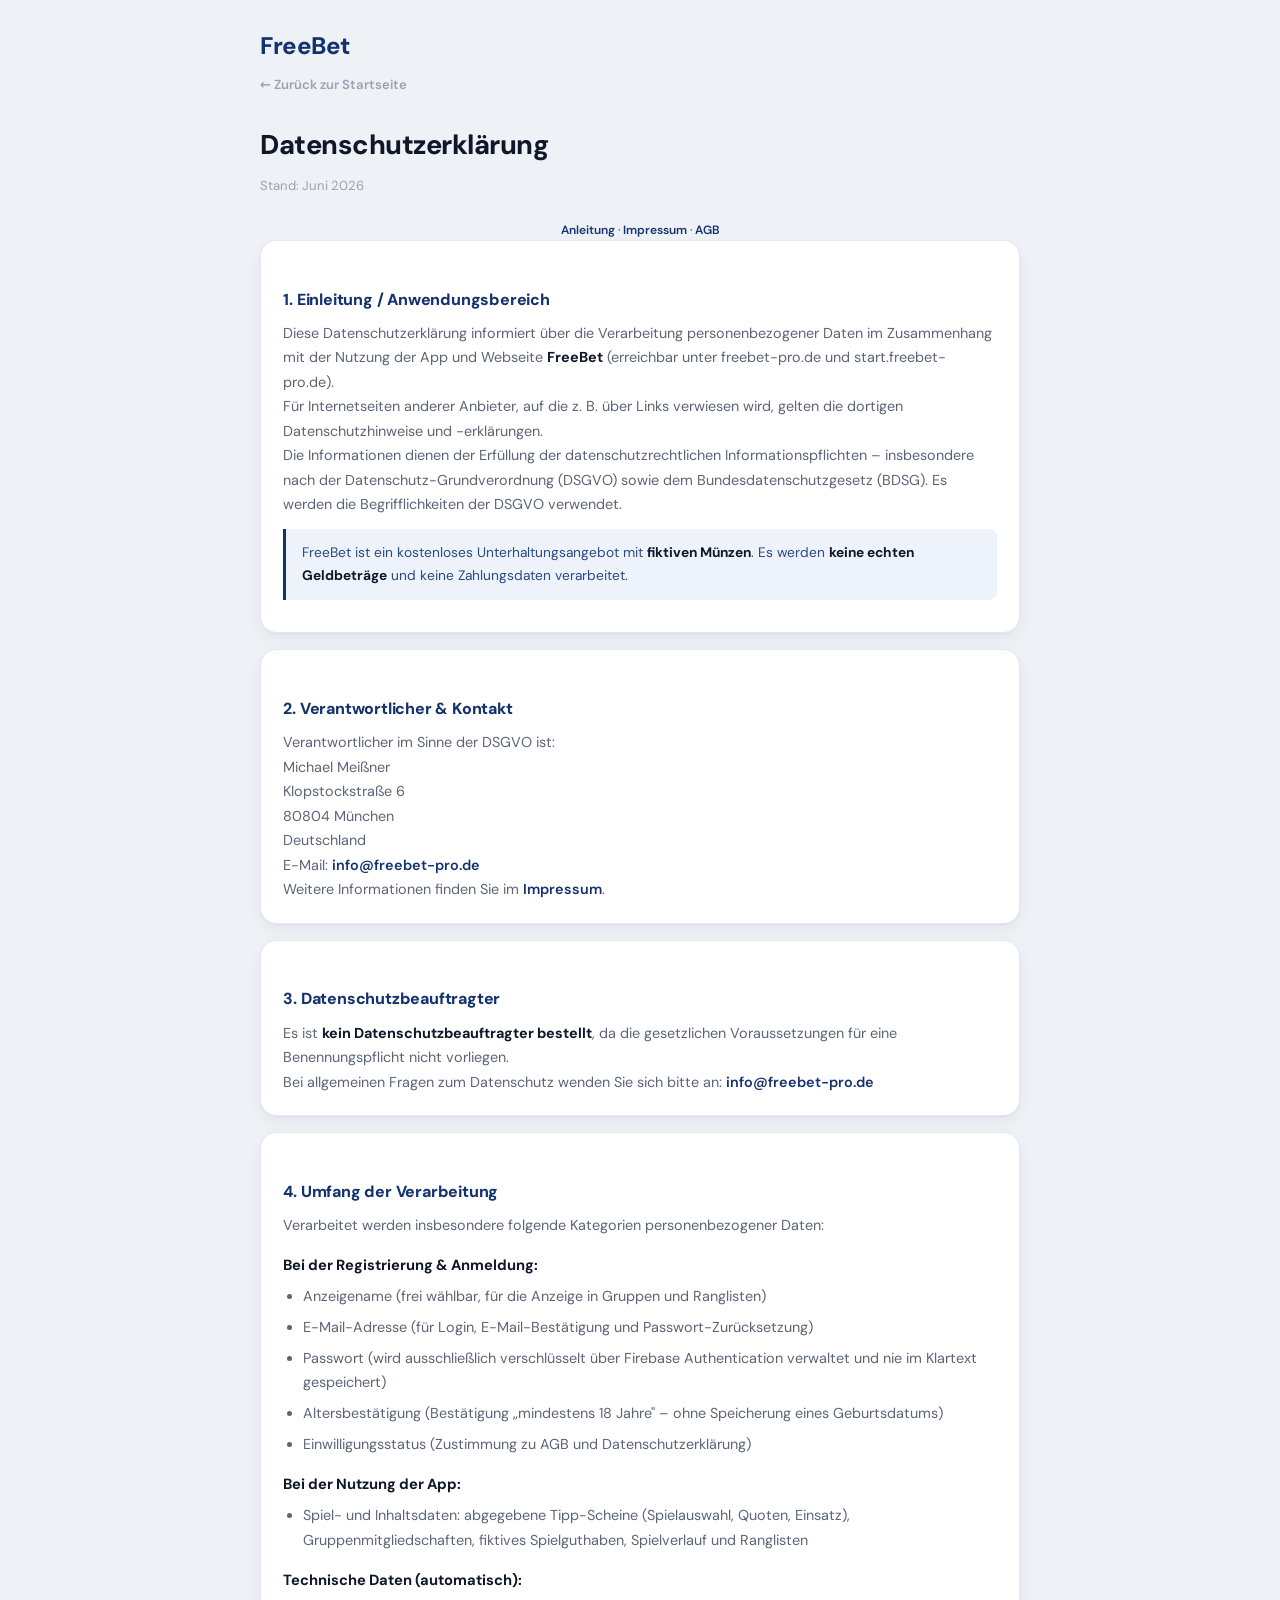
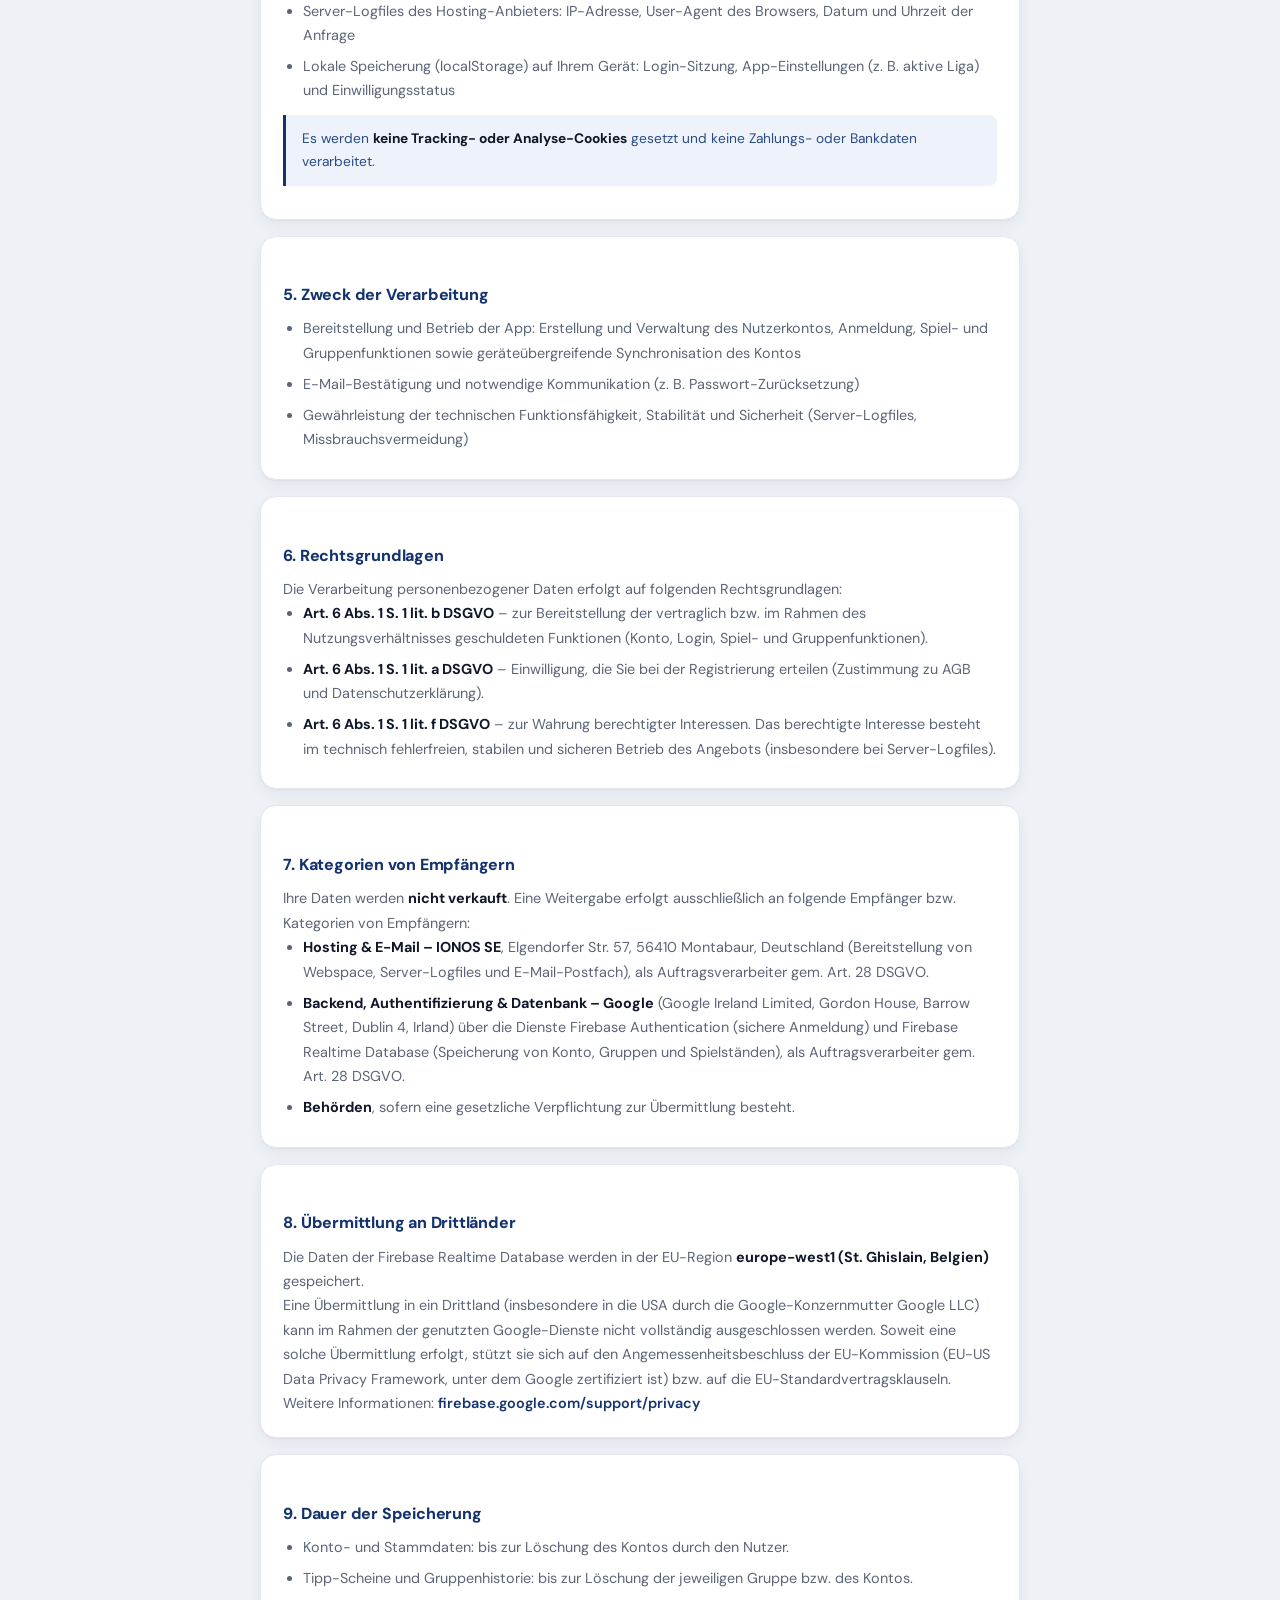
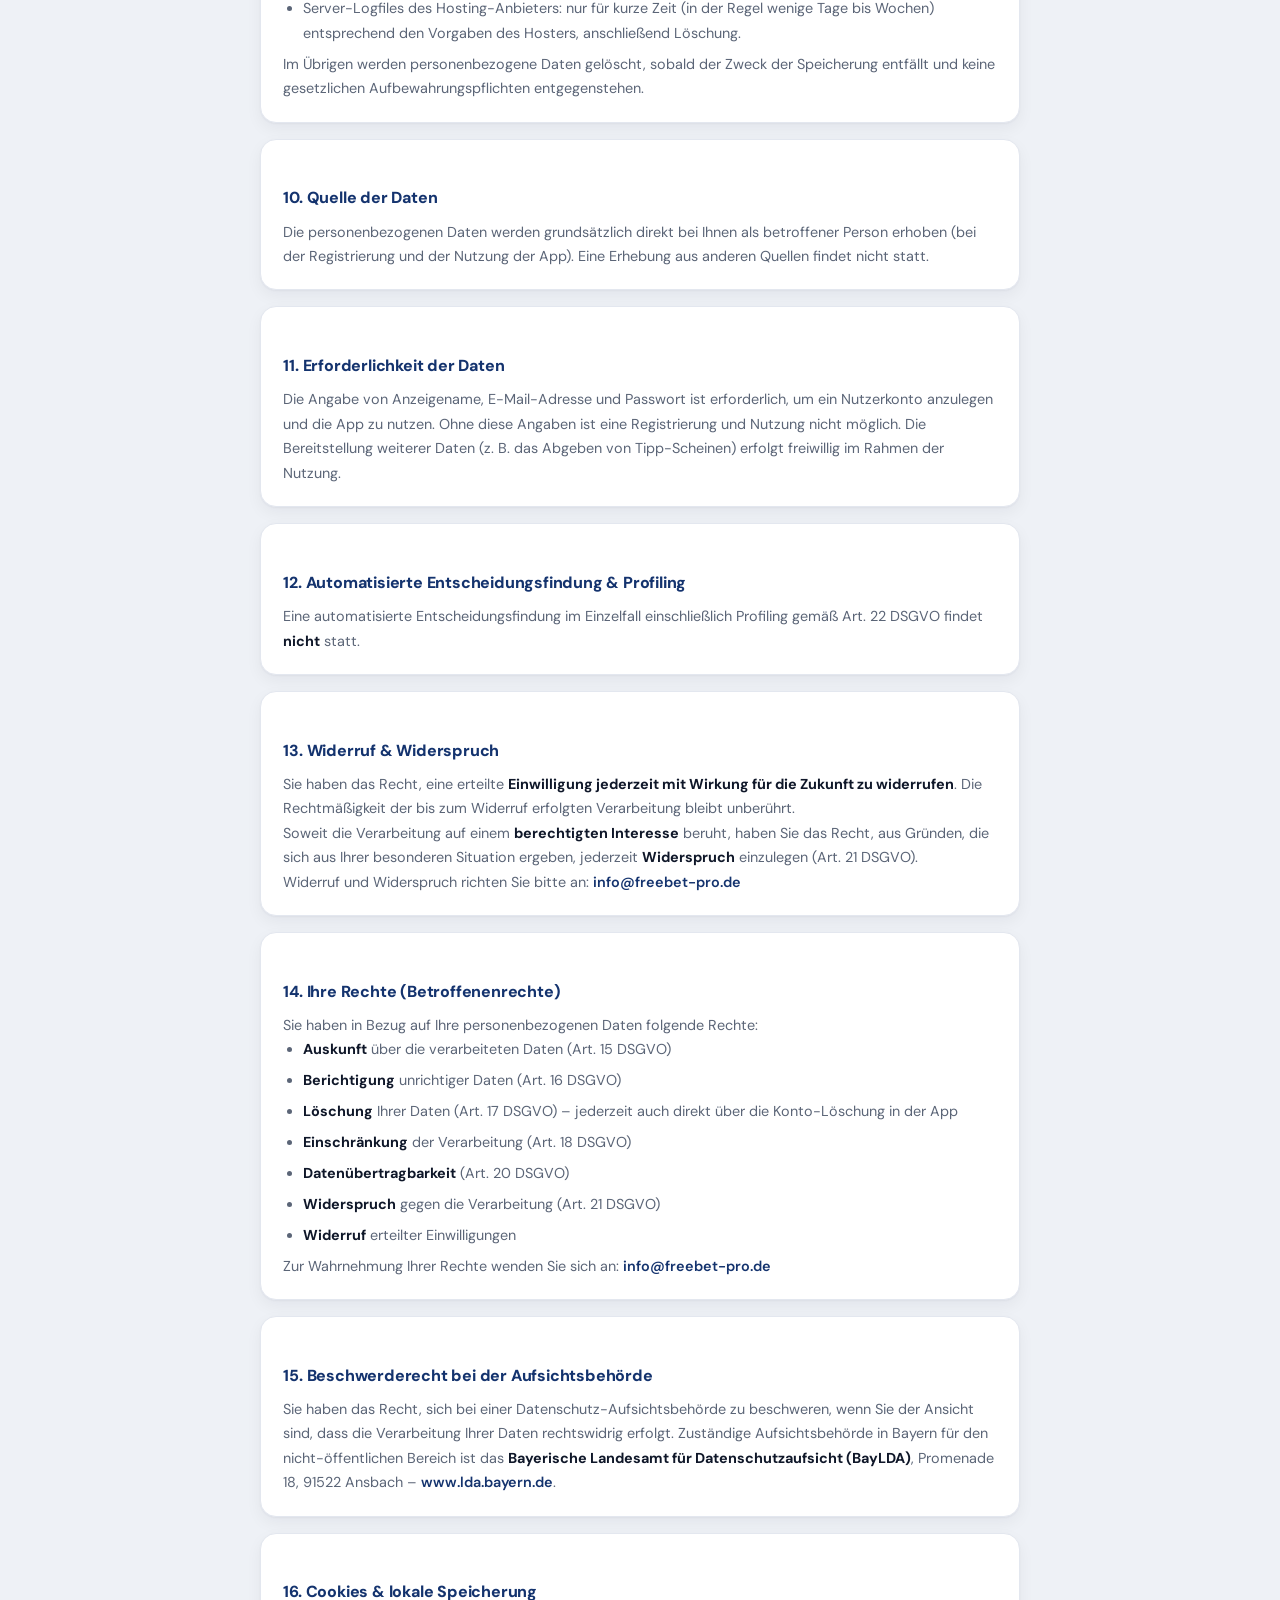
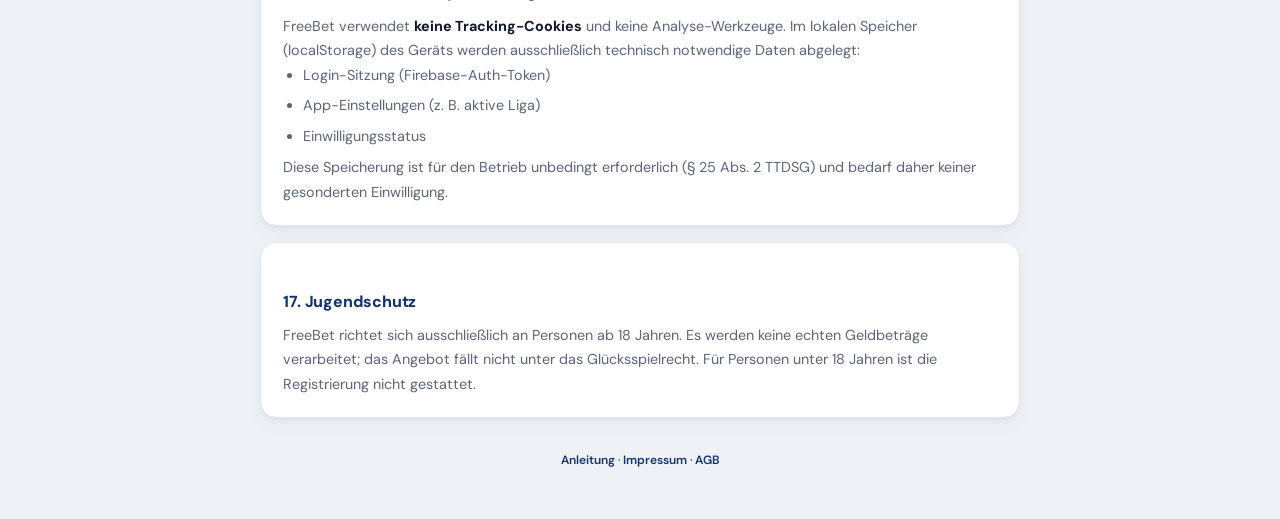
<file: datenschutz.html>
<!DOCTYPE html>
<html lang="de">
<head>
<meta charset="UTF-8">
<meta name="viewport" content="width=device-width, initial-scale=1.0">
<title>Datenschutzerklärung – FreeBet</title>
<style>
:root{--navy:#14336e;--bg:#eef1f6;--card:#fff;--line:#e3e7ef;--ink:#0f1729;--ink2:#5b6577;--ink3:#9aa3b4;--win:#16a34a;--loss:#dc2626;--tint:#eef3fb;--shadow:0 1px 2px rgba(15,23,41,.04),0 6px 16px rgba(15,23,41,.05)}
*{margin:0;padding:0;box-sizing:border-box}
body{background:var(--bg);color:var(--ink);font-family:'DM Sans',system-ui,sans-serif;line-height:1.7;padding:1.6rem 1rem 3rem;-webkit-font-smoothing:antialiased}
.wrap{max-width:760px;margin:0 auto}
.logo{font-weight:800;font-size:1.5rem;letter-spacing:-.5px;color:var(--navy);margin-bottom:.25rem}
.back{display:inline-block;color:var(--ink3);font-size:.82rem;text-decoration:none;margin-bottom:1.6rem;font-weight:600}
.back:hover{color:var(--navy)}
h1{font-size:1.7rem;font-weight:800;letter-spacing:-.5px;margin-bottom:.4rem}
.updated{font-size:.82rem;color:var(--ink3);margin-bottom:1.4rem}
.lead{color:var(--ink2);font-size:.97rem;margin-bottom:1.5rem;line-height:1.7}
h2{font-size:1rem;font-weight:800;color:var(--navy);margin:1.5rem 0 .5rem;letter-spacing:-.2px;text-transform:none}
h3{font-size:.92rem;font-weight:700;color:var(--ink);margin:1rem 0 .35rem}
p,address,li{font-size:.9rem;color:var(--ink2);font-style:normal}
a{color:var(--navy);text-decoration:none;font-weight:600}
a:hover{text-decoration:underline}
.card{background:var(--card);border:1px solid var(--line);border-radius:16px;padding:1.3rem 1.4rem;margin-bottom:1rem;box-shadow:var(--shadow)}
ul,ol{padding-left:1.2rem}
li{margin-bottom:.4rem}
strong{color:var(--ink)}
.notice{background:var(--tint);border:1px solid #d8e3f5;border-radius:12px;padding:1rem 1.1rem;font-size:.84rem;color:#2a4a83;margin-top:2rem}
.important{background:#fdedeb;border:1px solid #f6c9c4;border-radius:10px;padding:1rem;font-size:.85rem;color:#a3271b;margin:.75rem 0}
.highlight{background:var(--tint);border-left:3px solid var(--navy);padding:.75rem 1rem;border-radius:0 8px 8px 0;margin:.75rem 0;font-size:.86rem;color:#2a4a83}
.toc{background:var(--card);border:1px solid var(--line);border-radius:14px;padding:1.1rem 1.3rem;margin-bottom:1.4rem;box-shadow:var(--shadow)}
.toc a{display:block;color:var(--ink2);font-size:.88rem;padding:.2rem 0;font-weight:600}
.toc a:hover{color:var(--navy);text-decoration:none}
.pill{display:inline-block;background:var(--tint);border:1px solid #d8e3f5;color:var(--navy);border-radius:7px;padding:.05rem .5rem;font-size:.82rem;font-weight:700;margin:.1rem .15rem}
table{width:100%;border-collapse:collapse;margin:.5rem 0 .8rem;font-size:.86rem}
th,td{text-align:left;padding:.5rem .55rem;border-bottom:1px solid var(--line);color:var(--ink2);vertical-align:top}
th{color:var(--ink);font-weight:700}
.note{background:var(--tint);border:1px solid #d8e3f5;border-radius:10px;padding:.9rem 1rem;font-size:.86rem;color:#2a4a83;margin:.6rem 0}
.warn{background:#fff6e6;border:1px solid #ffe2a8;border-radius:10px;padding:1rem;font-size:.86rem;color:#8a5a00;margin-top:1.5rem}
.win{color:var(--win);font-weight:700}.loss{color:var(--loss);font-weight:700}
.step{display:flex;gap:.7rem;margin-bottom:.7rem}
.step .n{flex-shrink:0;width:26px;height:26px;border-radius:50%;background:var(--navy);color:#fff;font-weight:800;font-size:.82rem;display:flex;align-items:center;justify-content:center}
.step .t{font-size:.9rem;color:var(--ink2)}
</style>
<link rel="stylesheet" href="fonts.css">
</head>
<body>
<div class="wrap">
  <div class="logo">FreeBet</div>
  <a class="back" href="index.html">← Zurück zur Startseite</a>

  <h1>Datenschutzerklärung</h1>
  <p class="updated">Stand: Juni 2026</p>
  <p style="font-size:.75rem;color:var(--tx3);text-align:center"><a href="anleitung.html">Anleitung</a> · <a href="impressum.html">Impressum</a> · <a href="agb.html">AGB</a></p>

  <div class="card">
    <h2>1. Einleitung / Anwendungsbereich</h2>
    <p>Diese Datenschutzerklärung informiert über die Verarbeitung personenbezogener Daten im Zusammenhang mit der Nutzung der App und Webseite <strong>FreeBet</strong> (erreichbar unter freebet-pro.de und start.freebet-pro.de).</p>
    <p>Für Internetseiten anderer Anbieter, auf die z. B. über Links verwiesen wird, gelten die dortigen Datenschutzhinweise und -erklärungen.</p>
    <p>Die Informationen dienen der Erfüllung der datenschutzrechtlichen Informationspflichten – insbesondere nach der Datenschutz-Grundverordnung (DSGVO) sowie dem Bundesdatenschutzgesetz (BDSG). Es werden die Begrifflichkeiten der DSGVO verwendet.</p>
    <div class="highlight">FreeBet ist ein kostenloses Unterhaltungsangebot mit <strong>fiktiven Münzen</strong>. Es werden <strong>keine echten Geldbeträge</strong> und keine Zahlungsdaten verarbeitet.</div>
  </div>

  <div class="card">
    <h2>2. Verantwortlicher &amp; Kontakt</h2>
    <p>Verantwortlicher im Sinne der DSGVO ist:</p>
    <p>Michael Meißner<br>Klopstockstraße 6<br>80804 München<br>Deutschland<br>E-Mail: <a href="mailto:info@freebet-pro.de">info@freebet-pro.de</a></p>
    <p>Weitere Informationen finden Sie im <a href="impressum.html">Impressum</a>.</p>
  </div>

  <div class="card">
    <h2>3. Datenschutzbeauftragter</h2>
    <p>Es ist <strong>kein Datenschutzbeauftragter bestellt</strong>, da die gesetzlichen Voraussetzungen für eine Benennungspflicht nicht vorliegen.</p>
    <p>Bei allgemeinen Fragen zum Datenschutz wenden Sie sich bitte an: <a href="mailto:info@freebet-pro.de">info@freebet-pro.de</a></p>
  </div>

  <div class="card">
    <h2>4. Umfang der Verarbeitung</h2>
    <p>Verarbeitet werden insbesondere folgende Kategorien personenbezogener Daten:</p>
    <h3>Bei der Registrierung &amp; Anmeldung:</h3>
    <ul>
      <li>Anzeigename (frei wählbar, für die Anzeige in Gruppen und Ranglisten)</li>
      <li>E-Mail-Adresse (für Login, E-Mail-Bestätigung und Passwort-Zurücksetzung)</li>
      <li>Passwort (wird ausschließlich verschlüsselt über Firebase Authentication verwaltet und nie im Klartext gespeichert)</li>
      <li>Altersbestätigung (Bestätigung „mindestens 18 Jahre" – ohne Speicherung eines Geburtsdatums)</li>
      <li>Einwilligungsstatus (Zustimmung zu AGB und Datenschutzerklärung)</li>
    </ul>
    <h3>Bei der Nutzung der App:</h3>
    <ul>
      <li>Spiel- und Inhaltsdaten: abgegebene Tipp-Scheine (Spielauswahl, Quoten, Einsatz), Gruppenmitgliedschaften, fiktives Spielguthaben, Spielverlauf und Ranglisten</li>
    </ul>
    <h3>Technische Daten (automatisch):</h3>
    <ul>
      <li>Server-Logfiles des Hosting-Anbieters: IP-Adresse, User-Agent des Browsers, Datum und Uhrzeit der Anfrage</li>
      <li>Lokale Speicherung (localStorage) auf Ihrem Gerät: Login-Sitzung, App-Einstellungen (z. B. aktive Liga) und Einwilligungsstatus</li>
    </ul>
    <div class="highlight">Es werden <strong>keine Tracking- oder Analyse-Cookies</strong> gesetzt und keine Zahlungs- oder Bankdaten verarbeitet.</div>
  </div>

  <div class="card">
    <h2>5. Zweck der Verarbeitung</h2>
    <ul>
      <li>Bereitstellung und Betrieb der App: Erstellung und Verwaltung des Nutzerkontos, Anmeldung, Spiel- und Gruppenfunktionen sowie geräteübergreifende Synchronisation des Kontos</li>
      <li>E-Mail-Bestätigung und notwendige Kommunikation (z. B. Passwort-Zurücksetzung)</li>
      <li>Gewährleistung der technischen Funktionsfähigkeit, Stabilität und Sicherheit (Server-Logfiles, Missbrauchsvermeidung)</li>
    </ul>
  </div>

  <div class="card">
    <h2>6. Rechtsgrundlagen</h2>
    <p>Die Verarbeitung personenbezogener Daten erfolgt auf folgenden Rechtsgrundlagen:</p>
    <ul>
      <li><strong>Art. 6 Abs. 1 S. 1 lit. b DSGVO</strong> – zur Bereitstellung der vertraglich bzw. im Rahmen des Nutzungsverhältnisses geschuldeten Funktionen (Konto, Login, Spiel- und Gruppenfunktionen).</li>
      <li><strong>Art. 6 Abs. 1 S. 1 lit. a DSGVO</strong> – Einwilligung, die Sie bei der Registrierung erteilen (Zustimmung zu AGB und Datenschutzerklärung).</li>
      <li><strong>Art. 6 Abs. 1 S. 1 lit. f DSGVO</strong> – zur Wahrung berechtigter Interessen. Das berechtigte Interesse besteht im technisch fehlerfreien, stabilen und sicheren Betrieb des Angebots (insbesondere bei Server-Logfiles).</li>
    </ul>
  </div>

  <div class="card">
    <h2>7. Kategorien von Empfängern</h2>
    <p>Ihre Daten werden <strong>nicht verkauft</strong>. Eine Weitergabe erfolgt ausschließlich an folgende Empfänger bzw. Kategorien von Empfängern:</p>
    <ul>
      <li><strong>Hosting &amp; E-Mail – IONOS SE</strong>, Elgendorfer Str. 57, 56410 Montabaur, Deutschland (Bereitstellung von Webspace, Server-Logfiles und E-Mail-Postfach), als Auftragsverarbeiter gem. Art. 28 DSGVO.</li>
      <li><strong>Backend, Authentifizierung &amp; Datenbank – Google</strong> (Google Ireland Limited, Gordon House, Barrow Street, Dublin 4, Irland) über die Dienste Firebase Authentication (sichere Anmeldung) und Firebase Realtime Database (Speicherung von Konto, Gruppen und Spielständen), als Auftragsverarbeiter gem. Art. 28 DSGVO.</li>
      <li><strong>Behörden</strong>, sofern eine gesetzliche Verpflichtung zur Übermittlung besteht.</li>
    </ul>
  </div>

  <div class="card">
    <h2>8. Übermittlung an Drittländer</h2>
    <p>Die Daten der Firebase Realtime Database werden in der EU-Region <strong>europe-west1 (St. Ghislain, Belgien)</strong> gespeichert.</p>
    <p>Eine Übermittlung in ein Drittland (insbesondere in die USA durch die Google-Konzernmutter Google LLC) kann im Rahmen der genutzten Google-Dienste nicht vollständig ausgeschlossen werden. Soweit eine solche Übermittlung erfolgt, stützt sie sich auf den Angemessenheitsbeschluss der EU-Kommission (EU-US Data Privacy Framework, unter dem Google zertifiziert ist) bzw. auf die EU-Standardvertragsklauseln.</p>
    <p>Weitere Informationen: <a href="https://firebase.google.com/support/privacy" target="_blank" rel="noopener">firebase.google.com/support/privacy</a></p>
  </div>

  <div class="card">
    <h2>9. Dauer der Speicherung</h2>
    <ul>
      <li>Konto- und Stammdaten: bis zur Löschung des Kontos durch den Nutzer.</li>
      <li>Tipp-Scheine und Gruppenhistorie: bis zur Löschung der jeweiligen Gruppe bzw. des Kontos.</li>
      <li>Server-Logfiles des Hosting-Anbieters: nur für kurze Zeit (in der Regel wenige Tage bis Wochen) entsprechend den Vorgaben des Hosters, anschließend Löschung.</li>
    </ul>
    <p>Im Übrigen werden personenbezogene Daten gelöscht, sobald der Zweck der Speicherung entfällt und keine gesetzlichen Aufbewahrungspflichten entgegenstehen.</p>
  </div>

  <div class="card">
    <h2>10. Quelle der Daten</h2>
    <p>Die personenbezogenen Daten werden grundsätzlich direkt bei Ihnen als betroffener Person erhoben (bei der Registrierung und der Nutzung der App). Eine Erhebung aus anderen Quellen findet nicht statt.</p>
  </div>

  <div class="card">
    <h2>11. Erforderlichkeit der Daten</h2>
    <p>Die Angabe von Anzeigename, E-Mail-Adresse und Passwort ist erforderlich, um ein Nutzerkonto anzulegen und die App zu nutzen. Ohne diese Angaben ist eine Registrierung und Nutzung nicht möglich. Die Bereitstellung weiterer Daten (z. B. das Abgeben von Tipp-Scheinen) erfolgt freiwillig im Rahmen der Nutzung.</p>
  </div>

  <div class="card">
    <h2>12. Automatisierte Entscheidungsfindung &amp; Profiling</h2>
    <p>Eine automatisierte Entscheidungsfindung im Einzelfall einschließlich Profiling gemäß Art. 22 DSGVO findet <strong>nicht</strong> statt.</p>
  </div>

  <div class="card">
    <h2>13. Widerruf &amp; Widerspruch</h2>
    <p>Sie haben das Recht, eine erteilte <strong>Einwilligung jederzeit mit Wirkung für die Zukunft zu widerrufen</strong>. Die Rechtmäßigkeit der bis zum Widerruf erfolgten Verarbeitung bleibt unberührt.</p>
    <p>Soweit die Verarbeitung auf einem <strong>berechtigten Interesse</strong> beruht, haben Sie das Recht, aus Gründen, die sich aus Ihrer besonderen Situation ergeben, jederzeit <strong>Widerspruch</strong> einzulegen (Art. 21 DSGVO).</p>
    <p>Widerruf und Widerspruch richten Sie bitte an: <a href="mailto:info@freebet-pro.de">info@freebet-pro.de</a></p>
  </div>

  <div class="card">
    <h2>14. Ihre Rechte (Betroffenenrechte)</h2>
    <p>Sie haben in Bezug auf Ihre personenbezogenen Daten folgende Rechte:</p>
    <ul>
      <li><strong>Auskunft</strong> über die verarbeiteten Daten (Art. 15 DSGVO)</li>
      <li><strong>Berichtigung</strong> unrichtiger Daten (Art. 16 DSGVO)</li>
      <li><strong>Löschung</strong> Ihrer Daten (Art. 17 DSGVO) – jederzeit auch direkt über die Konto-Löschung in der App</li>
      <li><strong>Einschränkung</strong> der Verarbeitung (Art. 18 DSGVO)</li>
      <li><strong>Datenübertragbarkeit</strong> (Art. 20 DSGVO)</li>
      <li><strong>Widerspruch</strong> gegen die Verarbeitung (Art. 21 DSGVO)</li>
      <li><strong>Widerruf</strong> erteilter Einwilligungen</li>
    </ul>
    <p>Zur Wahrnehmung Ihrer Rechte wenden Sie sich an: <a href="mailto:info@freebet-pro.de">info@freebet-pro.de</a></p>
  </div>

  <div class="card">
    <h2>15. Beschwerderecht bei der Aufsichtsbehörde</h2>
    <p>Sie haben das Recht, sich bei einer Datenschutz-Aufsichtsbehörde zu beschweren, wenn Sie der Ansicht sind, dass die Verarbeitung Ihrer Daten rechtswidrig erfolgt. Zuständige Aufsichtsbehörde in Bayern für den nicht-öffentlichen Bereich ist das <strong>Bayerische Landesamt für Datenschutzaufsicht (BayLDA)</strong>, Promenade 18, 91522 Ansbach – <a href="https://www.lda.bayern.de" target="_blank" rel="noopener">www.lda.bayern.de</a>.</p>
  </div>

  <div class="card">
    <h2>16. Cookies &amp; lokale Speicherung</h2>
    <p>FreeBet verwendet <strong>keine Tracking-Cookies</strong> und keine Analyse-Werkzeuge. Im lokalen Speicher (localStorage) des Geräts werden ausschließlich technisch notwendige Daten abgelegt:</p>
    <ul>
      <li>Login-Sitzung (Firebase-Auth-Token)</li>
      <li>App-Einstellungen (z. B. aktive Liga)</li>
      <li>Einwilligungsstatus</li>
    </ul>
    <p>Diese Speicherung ist für den Betrieb unbedingt erforderlich (§ 25 Abs. 2 TTDSG) und bedarf daher keiner gesonderten Einwilligung.</p>
  </div>

  <div class="card">
    <h2>17. Jugendschutz</h2>
    <p>FreeBet richtet sich ausschließlich an Personen ab 18 Jahren. Es werden keine echten Geldbeträge verarbeitet; das Angebot fällt nicht unter das Glücksspielrecht. Für Personen unter 18 Jahren ist die Registrierung nicht gestattet.</p>
  </div>

  <p style="margin-top:2rem;font-size:.75rem;color:var(--tx3);text-align:center">
    <a href="anleitung.html">Anleitung</a> · <a href="impressum.html">Impressum</a> · <a href="agb.html">AGB</a>
  </p>
</div>
</body>
</html>
</file>
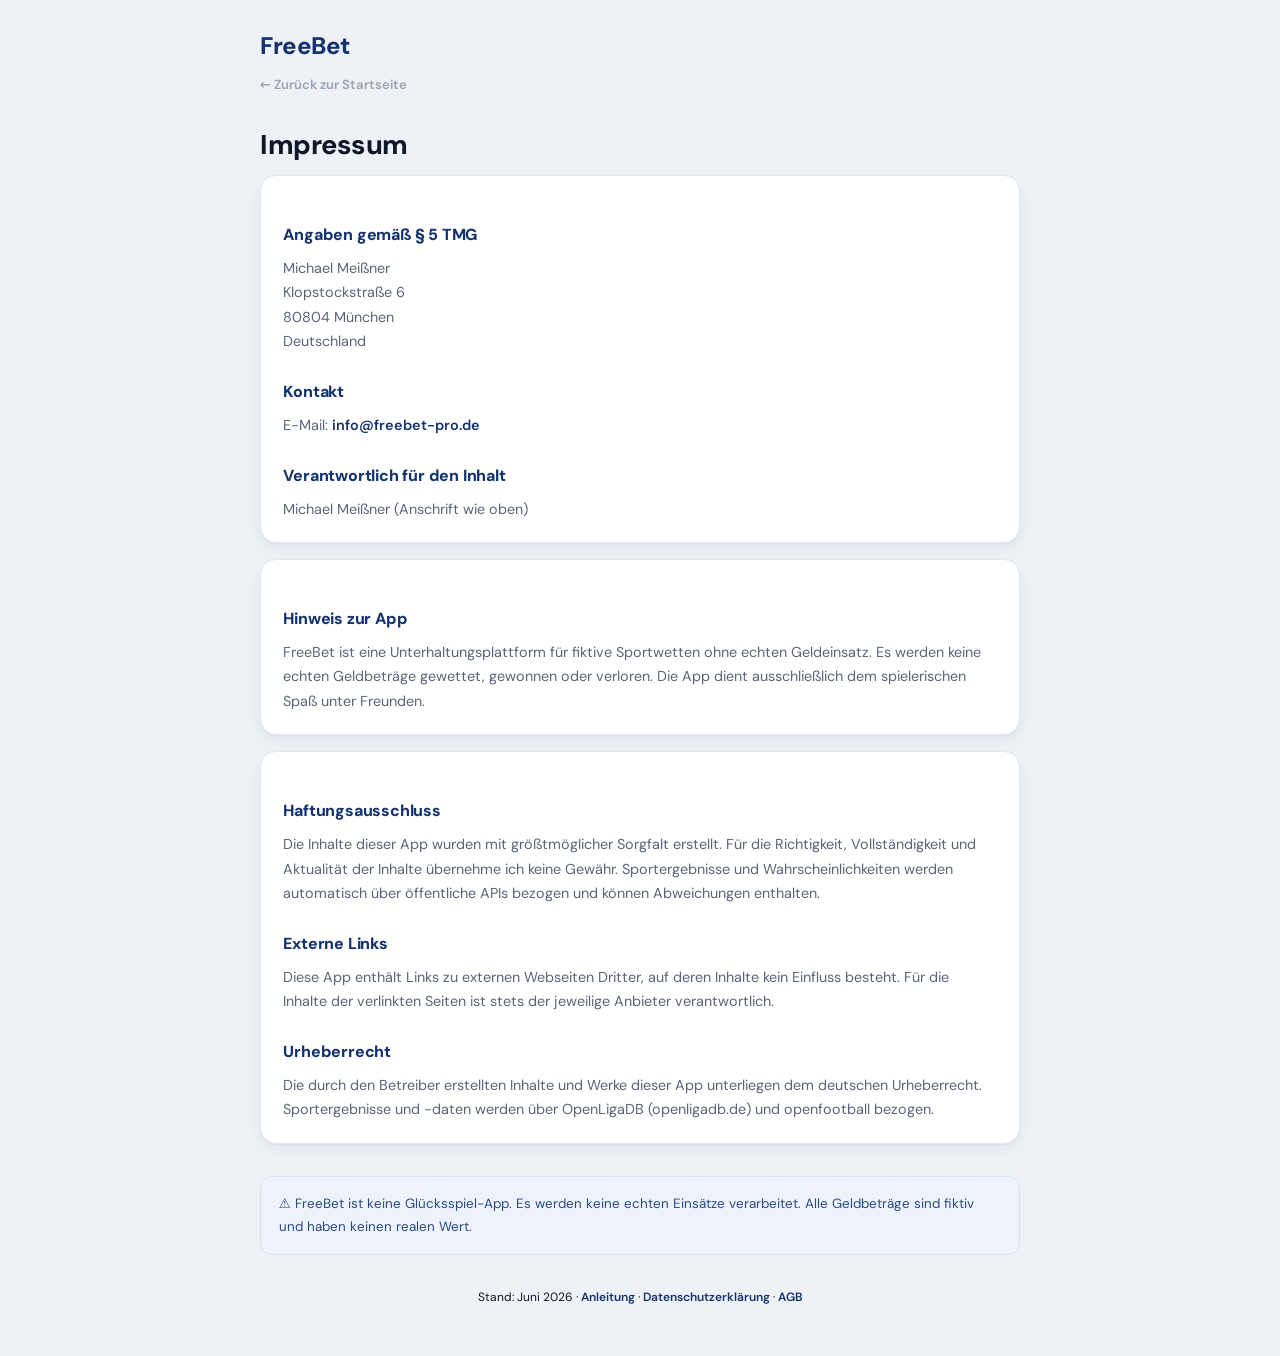
<file: impressum.html>
<!DOCTYPE html>
<html lang="de">
<head>
<meta charset="UTF-8">
<meta name="viewport" content="width=device-width, initial-scale=1.0">
<title>Impressum – FreeBet</title>
<style>
:root{--navy:#14336e;--bg:#eef1f6;--card:#fff;--line:#e3e7ef;--ink:#0f1729;--ink2:#5b6577;--ink3:#9aa3b4;--win:#16a34a;--loss:#dc2626;--tint:#eef3fb;--shadow:0 1px 2px rgba(15,23,41,.04),0 6px 16px rgba(15,23,41,.05)}
*{margin:0;padding:0;box-sizing:border-box}
body{background:var(--bg);color:var(--ink);font-family:'DM Sans',system-ui,sans-serif;line-height:1.7;padding:1.6rem 1rem 3rem;-webkit-font-smoothing:antialiased}
.wrap{max-width:760px;margin:0 auto}
.logo{font-weight:800;font-size:1.5rem;letter-spacing:-.5px;color:var(--navy);margin-bottom:.25rem}
.back{display:inline-block;color:var(--ink3);font-size:.82rem;text-decoration:none;margin-bottom:1.6rem;font-weight:600}
.back:hover{color:var(--navy)}
h1{font-size:1.7rem;font-weight:800;letter-spacing:-.5px;margin-bottom:.4rem}
.updated{font-size:.82rem;color:var(--ink3);margin-bottom:1.4rem}
.lead{color:var(--ink2);font-size:.97rem;margin-bottom:1.5rem;line-height:1.7}
h2{font-size:1rem;font-weight:800;color:var(--navy);margin:1.5rem 0 .5rem;letter-spacing:-.2px;text-transform:none}
h3{font-size:.92rem;font-weight:700;color:var(--ink);margin:1rem 0 .35rem}
p,address,li{font-size:.9rem;color:var(--ink2);font-style:normal}
a{color:var(--navy);text-decoration:none;font-weight:600}
a:hover{text-decoration:underline}
.card{background:var(--card);border:1px solid var(--line);border-radius:16px;padding:1.3rem 1.4rem;margin-bottom:1rem;box-shadow:var(--shadow)}
ul,ol{padding-left:1.2rem}
li{margin-bottom:.4rem}
strong{color:var(--ink)}
.notice{background:var(--tint);border:1px solid #d8e3f5;border-radius:12px;padding:1rem 1.1rem;font-size:.84rem;color:#2a4a83;margin-top:2rem}
.important{background:#fdedeb;border:1px solid #f6c9c4;border-radius:10px;padding:1rem;font-size:.85rem;color:#a3271b;margin:.75rem 0}
.highlight{background:var(--tint);border-left:3px solid var(--navy);padding:.75rem 1rem;border-radius:0 8px 8px 0;margin:.75rem 0;font-size:.86rem;color:#2a4a83}
.toc{background:var(--card);border:1px solid var(--line);border-radius:14px;padding:1.1rem 1.3rem;margin-bottom:1.4rem;box-shadow:var(--shadow)}
.toc a{display:block;color:var(--ink2);font-size:.88rem;padding:.2rem 0;font-weight:600}
.toc a:hover{color:var(--navy);text-decoration:none}
.pill{display:inline-block;background:var(--tint);border:1px solid #d8e3f5;color:var(--navy);border-radius:7px;padding:.05rem .5rem;font-size:.82rem;font-weight:700;margin:.1rem .15rem}
table{width:100%;border-collapse:collapse;margin:.5rem 0 .8rem;font-size:.86rem}
th,td{text-align:left;padding:.5rem .55rem;border-bottom:1px solid var(--line);color:var(--ink2);vertical-align:top}
th{color:var(--ink);font-weight:700}
.note{background:var(--tint);border:1px solid #d8e3f5;border-radius:10px;padding:.9rem 1rem;font-size:.86rem;color:#2a4a83;margin:.6rem 0}
.warn{background:#fff6e6;border:1px solid #ffe2a8;border-radius:10px;padding:1rem;font-size:.86rem;color:#8a5a00;margin-top:1.5rem}
.win{color:var(--win);font-weight:700}.loss{color:var(--loss);font-weight:700}
.step{display:flex;gap:.7rem;margin-bottom:.7rem}
.step .n{flex-shrink:0;width:26px;height:26px;border-radius:50%;background:var(--navy);color:#fff;font-weight:800;font-size:.82rem;display:flex;align-items:center;justify-content:center}
.step .t{font-size:.9rem;color:var(--ink2)}
</style>
<link rel="stylesheet" href="fonts.css">
</head>
<body>
<div class="wrap">
  <div class="logo">FreeBet</div>
  <a class="back" href="index.html">← Zurück zur Startseite</a>

  <h1>Impressum</h1>

  <div class="card">
    <h2>Angaben gemäß § 5 TMG</h2>
    <address>
      Michael Meißner<br>
      Klopstockstraße 6<br>
      80804 München<br>
      Deutschland
    </address>

    <h2>Kontakt</h2>
    <p>E-Mail: <a href="mailto:info@freebet-pro.de">info@freebet-pro.de</a></p>

    <h2>Verantwortlich für den Inhalt</h2>
    <p>Michael Meißner (Anschrift wie oben)</p>
  </div>

  <div class="card">
    <h2>Hinweis zur App</h2>
    <p>FreeBet ist eine Unterhaltungsplattform für fiktive Sportwetten ohne echten Geldeinsatz. Es werden keine echten Geldbeträge gewettet, gewonnen oder verloren. Die App dient ausschließlich dem spielerischen Spaß unter Freunden.</p>
  </div>

  <div class="card">
    <h2>Haftungsausschluss</h2>
    <p>Die Inhalte dieser App wurden mit größtmöglicher Sorgfalt erstellt. Für die Richtigkeit, Vollständigkeit und Aktualität der Inhalte übernehme ich keine Gewähr. Sportergebnisse und Wahrscheinlichkeiten werden automatisch über öffentliche APIs bezogen und können Abweichungen enthalten.</p>

    <h2>Externe Links</h2>
    <p>Diese App enthält Links zu externen Webseiten Dritter, auf deren Inhalte kein Einfluss besteht. Für die Inhalte der verlinkten Seiten ist stets der jeweilige Anbieter verantwortlich.</p>

    <h2>Urheberrecht</h2>
    <p>Die durch den Betreiber erstellten Inhalte und Werke dieser App unterliegen dem deutschen Urheberrecht. Sportergebnisse und -daten werden über OpenLigaDB (openligadb.de) und openfootball bezogen.</p>
  </div>

  <div class="notice">
    ⚠️ FreeBet ist keine Glücksspiel-App. Es werden keine echten Einsätze verarbeitet. Alle Geldbeträge sind fiktiv und haben keinen realen Wert.
  </div>

  <p style="margin-top:2rem;font-size:.75rem;color:var(--tx3);text-align:center">
    Stand: Juni 2026 · <a href="anleitung.html">Anleitung</a> · <a href="datenschutz.html">Datenschutzerklärung</a> · <a href="agb.html">AGB</a>
  </p>
</div>
</body>
</html>
</file>
<file: fonts.css>
/* FreeBet – lokal gehostete Schriften (keine Verbindung zu Google-Servern, DSGVO-konform) */
@font-face{font-family:'Bebas Neue';font-style:normal;font-weight:400;font-display:swap;src:url([data-uri]) format('woff2');}
@font-face{font-family:'DM Sans';font-style:normal;font-weight:400;font-display:swap;src:url([data-uri]) format('woff2');}
@font-face{font-family:'DM Sans';font-style:italic;font-weight:400;font-display:swap;src:url([data-uri]) format('woff2');}
@font-face{font-family:'DM Sans';font-style:normal;font-weight:500;font-display:swap;src:url([data-uri]) format('woff2');}
@font-face{font-family:'DM Sans';font-style:normal;font-weight:600;font-display:swap;src:url([data-uri]) format('woff2');}
@font-face{font-family:'DM Sans';font-style:normal;font-weight:700;font-display:swap;src:url([data-uri]) format('woff2');}
@font-face{font-family:'DM Sans';font-style:normal;font-weight:800;font-display:swap;src:url([data-uri]) format('woff2');}
</file>
